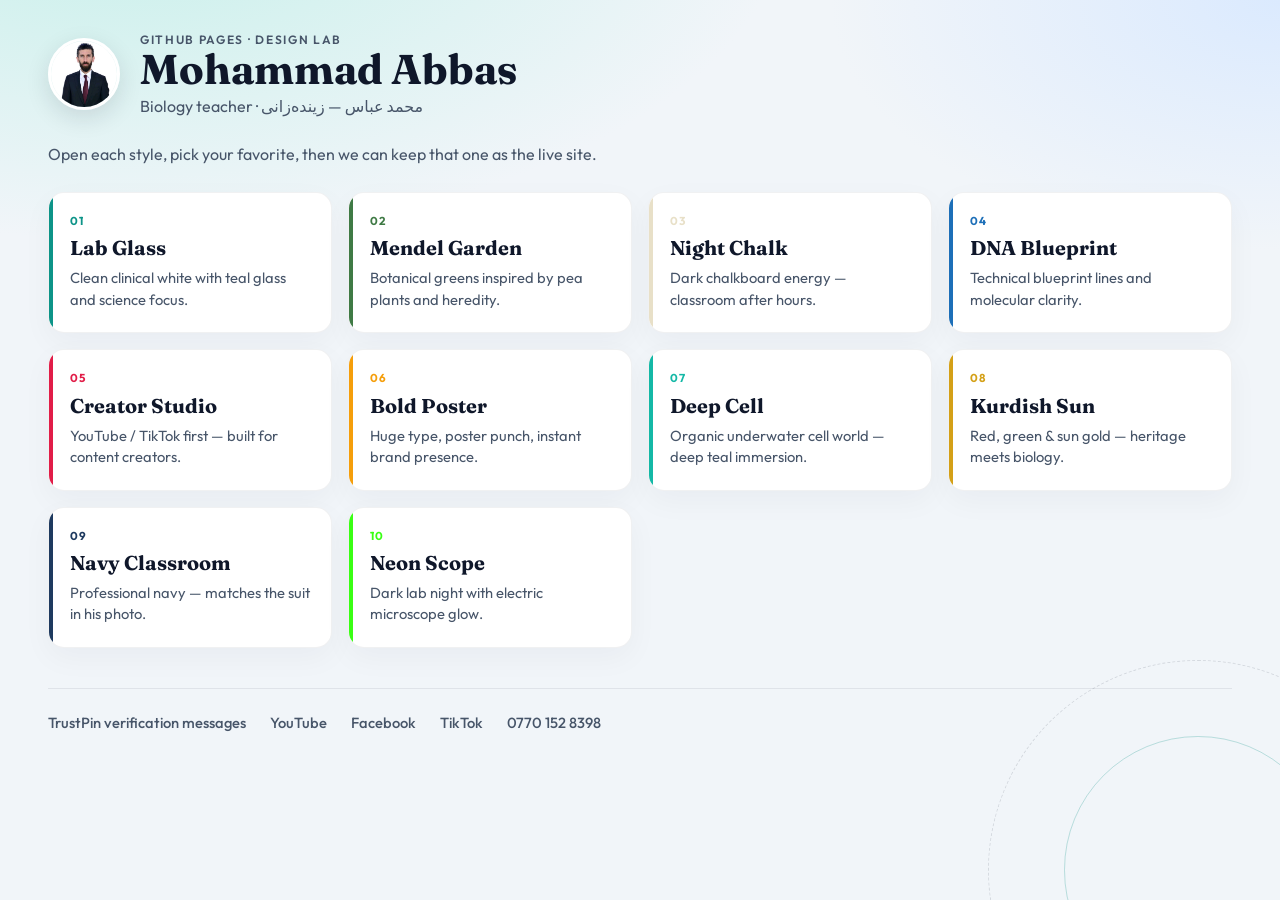
<file: index.html>
<!DOCTYPE html>
<html lang="ku" dir="ltr">
<head>
  <meta charset="UTF-8" />
  <meta name="viewport" content="width=device-width, initial-scale=1" />
  <title>Mohammad Abbas — Choose a Design</title>
  <meta name="description" content="Pick a homepage style for biology teacher Mohammad Abbas." />
  <link rel="preconnect" href="https://fonts.googleapis.com" />
  <link rel="preconnect" href="https://fonts.gstatic.com" crossorigin />
  <link href="https://fonts.googleapis.com/css2?family=Fraunces:opsz,wght@9..144,500;9..144,700&family=Outfit:wght@400;500;600;700&display=swap" rel="stylesheet" />
  <link rel="stylesheet" href="styles/hub.css" />
</head>
<body>
  <div class="bg-orbit" aria-hidden="true"></div>
  <header class="hub-header">
    <img class="hub-avatar" src="assets/teacher.jpg" alt="Mohammad Abbas" width="72" height="72" />
    <div>
      <p class="eyebrow">GitHub Pages · Design Lab</p>
      <h1>Mohammad Abbas</h1>
      <p class="sub">Biology teacher · محمد عباس — زیندەزانی</p>
    </div>
  </header>

  <main>
    <p class="intro">Open each style, pick your favorite, then we can keep that one as the live site.</p>

    <div class="grid" role="list">
      <a class="tile" href="designs/01-lab-glass.html" role="listitem" style="--accent:#0d9488">
        <span class="num">01</span>
        <h2>Lab Glass</h2>
        <p>Clean clinical white with teal glass and science focus.</p>
      </a>
      <a class="tile" href="designs/02-mendel-garden.html" role="listitem" style="--accent:#3f7a45">
        <span class="num">02</span>
        <h2>Mendel Garden</h2>
        <p>Botanical greens inspired by pea plants and heredity.</p>
      </a>
      <a class="tile" href="designs/03-night-chalk.html" role="listitem" style="--accent:#e8e0c8">
        <span class="num">03</span>
        <h2>Night Chalk</h2>
        <p>Dark chalkboard energy — classroom after hours.</p>
      </a>
      <a class="tile" href="designs/04-dna-blueprint.html" role="listitem" style="--accent:#1d6fb8">
        <span class="num">04</span>
        <h2>DNA Blueprint</h2>
        <p>Technical blueprint lines and molecular clarity.</p>
      </a>
      <a class="tile" href="designs/05-creator-studio.html" role="listitem" style="--accent:#e11d48">
        <span class="num">05</span>
        <h2>Creator Studio</h2>
        <p>YouTube / TikTok first — built for content creators.</p>
      </a>
      <a class="tile" href="designs/06-bold-poster.html" role="listitem" style="--accent:#f59e0b">
        <span class="num">06</span>
        <h2>Bold Poster</h2>
        <p>Huge type, poster punch, instant brand presence.</p>
      </a>
      <a class="tile" href="designs/07-deep-cell.html" role="listitem" style="--accent:#14b8a6">
        <span class="num">07</span>
        <h2>Deep Cell</h2>
        <p>Organic underwater cell world — deep teal immersion.</p>
      </a>
      <a class="tile" href="designs/08-kurdish-sun.html" role="listitem" style="--accent:#d4a017">
        <span class="num">08</span>
        <h2>Kurdish Sun</h2>
        <p>Red, green &amp; sun gold — heritage meets biology.</p>
      </a>
      <a class="tile" href="designs/09-navy-classroom.html" role="listitem" style="--accent:#1e3a5f">
        <span class="num">09</span>
        <h2>Navy Classroom</h2>
        <p>Professional navy — matches the suit in his photo.</p>
      </a>
      <a class="tile" href="designs/10-neon-scope.html" role="listitem" style="--accent:#39ff14">
        <span class="num">10</span>
        <h2>Neon Scope</h2>
        <p>Dark lab night with electric microscope glow.</p>
      </a>
    </div>
  </main>

  <footer class="hub-footer">
    <a href="trustpin/">TrustPin verification messages</a>
    <a href="https://www.youtube.com/@mohammd_abbas" target="_blank" rel="noopener">YouTube</a>
    <a href="https://www.facebook.com/profile.php?id=100077411403703" target="_blank" rel="noopener">Facebook</a>
    <a href="https://www.tiktok.com/@mohammad_abbas_bio12" target="_blank" rel="noopener">TikTok</a>
    <a href="tel:+9647701528398">0770 152 8398</a>
  </footer>
</body>
</html>
</file>
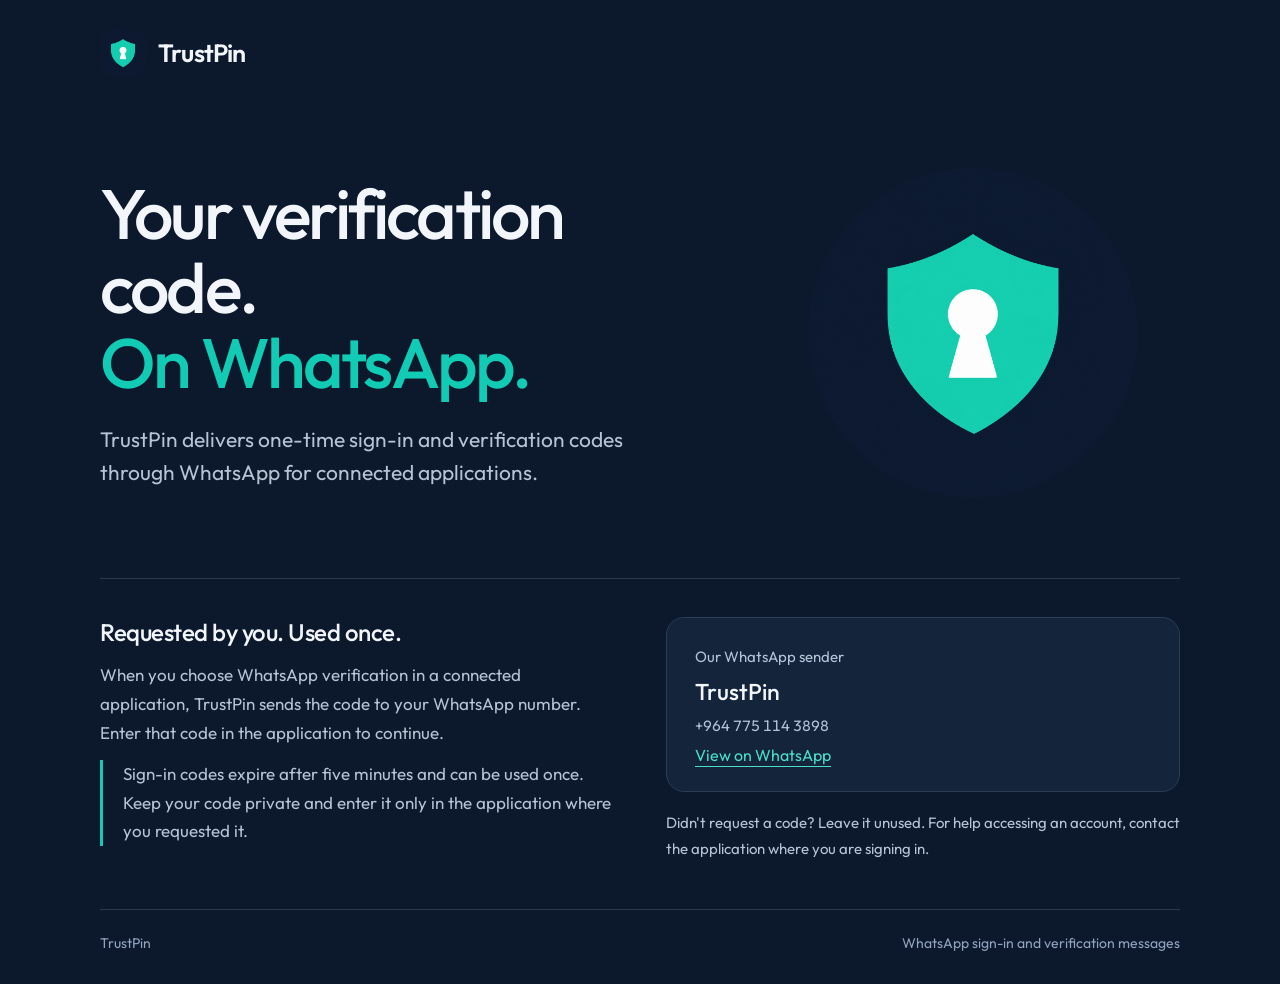
<file: trustpin/index.html>
<!DOCTYPE html>
<html lang="en">
<head>
  <meta charset="utf-8" />
  <meta name="viewport" content="width=device-width, initial-scale=1" />
  <meta name="theme-color" content="#0c192d" />
  <title>TrustPin — WhatsApp verification codes</title>
  <meta name="description" content="TrustPin delivers requested sign-in and verification codes through WhatsApp for connected applications." />
  <link rel="icon" type="image/png" href="shield.png" />
  <link rel="preconnect" href="https://fonts.googleapis.com" />
  <link rel="preconnect" href="https://fonts.gstatic.com" crossorigin />
  <link href="https://fonts.googleapis.com/css2?family=Outfit:wght@400;500;600;700&display=swap" rel="stylesheet" />
  <style>
    :root { color-scheme: dark; font-family: "Outfit", sans-serif; color: #f2f6fb; background: #0c192d; }
    * { box-sizing: border-box; }
    body { margin: 0; min-width: 280px; }
    .page { width: min(1080px, calc(100% - 48px)); margin: 0 auto; }
    header { display: flex; align-items: center; gap: 12px; padding: 30px 0; }
    header img { width: 46px; height: 46px; border-radius: 12px; }
    .wordmark { font-size: 25px; font-weight: 600; letter-spacing: -.8px; }
    .hero { display: grid; grid-template-columns: 1.45fr 1fr; align-items: center; gap: 64px; padding: 62px 0 80px; }
    h1 { max-width: 650px; margin: 0 0 24px; font-size: clamp(42px, 6vw, 70px); line-height: 1.06; font-weight: 500; letter-spacing: -2.8px; }
    h1 span { color: #12cbb4; }
    .intro { max-width: 535px; margin: 0; color: #b5c3d5; font-size: 21px; line-height: 1.6; }
    .hero-mark { display: block; width: 100%; max-width: 330px; justify-self: center; border-radius: 50%; }
    .details { display: grid; grid-template-columns: 1fr 1fr; gap: 52px; border-top: 1px solid #2a394f; padding: 38px 0 48px; }
    h2 { margin: 0 0 14px; font-size: 24px; font-weight: 500; letter-spacing: -.5px; }
    p { margin: 0 0 12px; color: #b5c3d5; font-size: 17px; line-height: 1.7; }
    .notice { border-left: 3px solid #12cbb4; padding-left: 20px; }
    .sender { padding: 26px 28px; background: #13243b; border: 1px solid #2a3d56; border-radius: 18px; }
    .sender p { margin: 0 0 7px; font-size: 15px; }
    .sender strong { display: block; margin: 0 0 7px; font-size: 23px; font-weight: 500; }
    .number { font-variant-numeric: tabular-nums; white-space: nowrap; }
    a { color: #4cddca; text-underline-offset: 5px; }
    a:hover { color: #b4fff2; }
    a:focus-visible { outline: 2px solid #4cddca; outline-offset: 6px; border-radius: 3px; }
    footer { display: flex; flex-wrap: wrap; justify-content: space-between; gap: 12px; border-top: 1px solid #2a394f; padding: 24px 0 32px; color: #91a3bc; font-size: 14px; }
    @media (max-width: 700px) {
      .page { width: calc(100% - 36px); }
      header { padding: 22px 0; }
      .hero { grid-template-columns: 1fr; gap: 24px; padding: 36px 0 46px; }
      h1 { letter-spacing: -1.7px; }
      .intro { font-size: 19px; }
      .hero-mark { max-width: 210px; }
      .details { grid-template-columns: 1fr; gap: 30px; padding-top: 30px; }
      .sender { padding: 22px; }
    }
  </style>
</head>
<body>
  <div class="page">
    <header>
      <img src="shield.png" alt="" width="46" height="46" />
      <span class="wordmark">TrustPin</span>
    </header>
    <main>
      <section class="hero" aria-labelledby="page-title">
        <div>
          <h1 id="page-title">Your verification code.<br /><span>On WhatsApp.</span></h1>
          <p class="intro">TrustPin delivers one-time sign-in and verification codes through WhatsApp for connected applications.</p>
        </div>
        <img class="hero-mark" src="shield.png" alt="TrustPin shield and keyhole" width="330" height="330" />
      </section>
      <section class="details" aria-label="About TrustPin verification messages">
        <div>
          <h2>Requested by you. Used once.</h2>
          <p>When you choose WhatsApp verification in a connected application, TrustPin sends the code to your WhatsApp number. Enter that code in the application to continue.</p>
          <p class="notice">Sign-in codes expire after five minutes and can be used once. Keep your code private and enter it only in the application where you requested it.</p>
        </div>
        <div>
          <div class="sender">
            <p>Our WhatsApp sender</p>
            <strong>TrustPin</strong>
            <p class="number">+964 775 114 3898</p>
            <a href="https://wa.me/9647751143898" target="_blank" rel="noopener noreferrer">View on WhatsApp</a>
          </div>
          <p style="margin: 18px 0 0; font-size: 15px;">Didn't request a code? Leave it unused. For help accessing an account, contact the application where you are signing in.</p>
        </div>
      </section>
    </main>
    <footer>
      <span>TrustPin</span>
      <span>WhatsApp sign-in and verification messages</span>
    </footer>
  </div>
</body>
</html>
</file>
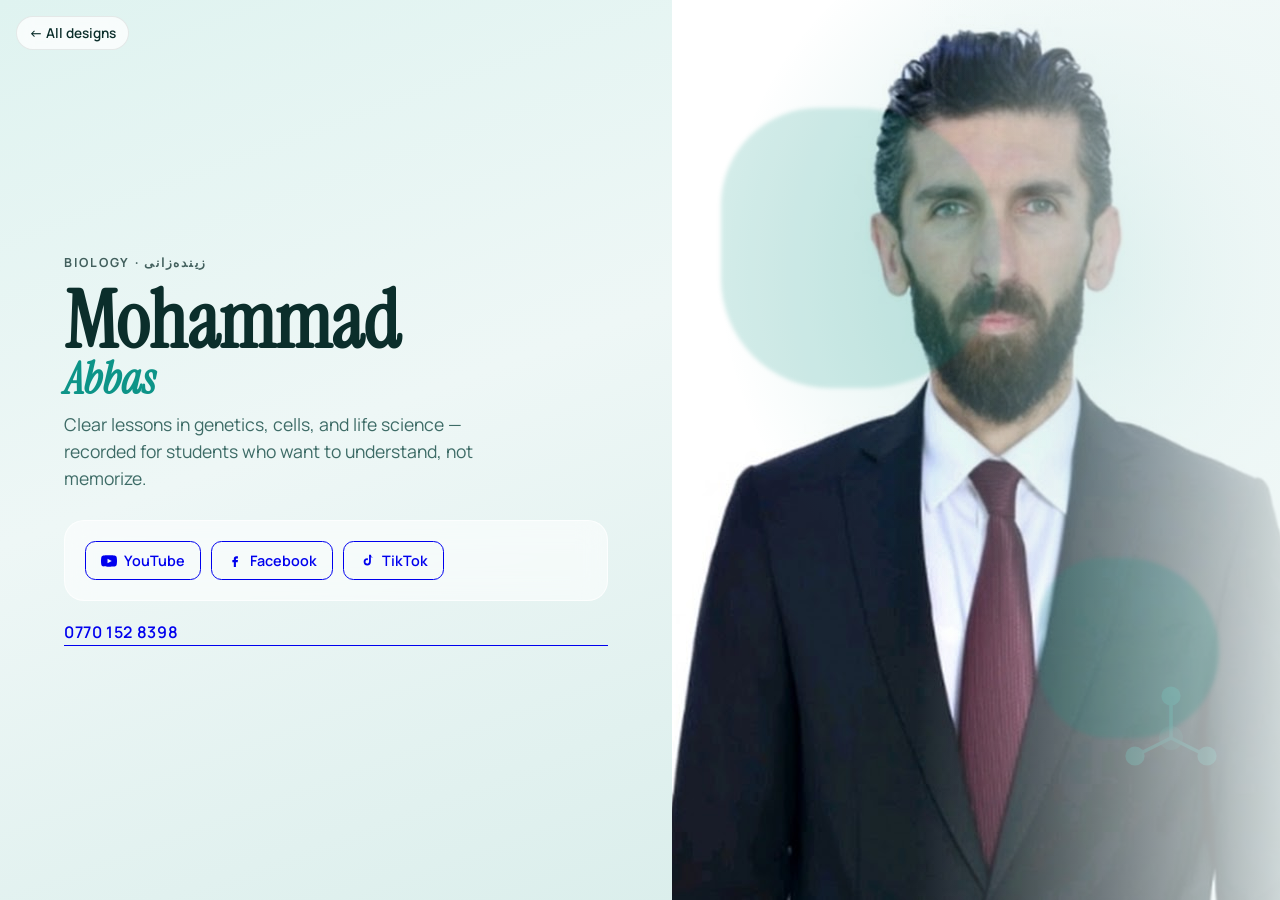
<file: designs/01-lab-glass.html>
<!DOCTYPE html>
<html lang="en">
<head>
  <meta charset="UTF-8" />
  <meta name="viewport" content="width=device-width, initial-scale=1" />
  <title>Lab Glass — Mohammad Abbas</title>
  <link rel="preconnect" href="https://fonts.googleapis.com" />
  <link rel="preconnect" href="https://fonts.gstatic.com" crossorigin />
  <link href="https://fonts.googleapis.com/css2?family=Instrument+Serif:ital@0;1&family=Manrope:wght@400;500;600;700&display=swap" rel="stylesheet" />
  <link rel="stylesheet" href="../styles/shared.css" />
  <style>
    :root {
      --bg: #eef7f6;
      --ink: #0b2e2b;
      --muted: #3d6b66;
      --accent: #0d9488;
      --glass: rgba(255,255,255,0.55);
    }
    body {
      font-family: "Manrope", sans-serif;
      color: var(--ink);
      background:
        linear-gradient(160deg, #dff3f0 0%, #eef7f6 40%, #d4ebe8 100%);
      min-height: 100vh;
    }
    .hero {
      min-height: 100vh;
      display: grid;
      grid-template-columns: 1.05fr 0.95fr;
      position: relative;
      overflow: hidden;
    }
    .hero-visual {
      position: relative;
      min-height: 55vh;
      background:
        radial-gradient(circle at 70% 30%, rgba(13,148,136,0.2), transparent 50%),
        url("../assets/teacher.jpg") center 20% / cover no-repeat;
    }
    .hero-visual::after {
      content: "";
      position: absolute;
      inset: 0;
      background: linear-gradient(90deg, transparent 40%, rgba(238,247,246,0.85) 100%);
    }
    .blob {
      position: absolute;
      width: 280px; height: 280px;
      border-radius: 40% 60% 55% 45%;
      background: rgba(13,148,136,0.18);
      filter: blur(2px);
      animation: float 8s ease-in-out infinite;
      z-index: 1;
    }
    .blob.a { top: 12%; left: 8%; }
    .blob.b { bottom: 18%; right: 10%; animation-delay: -3s; width: 180px; height: 180px; }
    .copy {
      display: flex;
      flex-direction: column;
      justify-content: center;
      padding: clamp(1.5rem, 5vw, 4rem);
      position: relative;
      z-index: 2;
      animation: fadeUp 0.8s ease both;
    }
    .brand {
      font-family: "Instrument Serif", Georgia, serif;
      font-size: clamp(2.8rem, 7vw, 5rem);
      line-height: 0.95;
      margin-bottom: 0.6rem;
    }
    .brand span { display: block; font-style: italic; color: var(--accent); font-size: 0.55em; }
    .lead {
      font-size: 1.1rem;
      color: var(--muted);
      max-width: 28rem;
      margin-bottom: 1.75rem;
      line-height: 1.55;
    }
    .glass-panel {
      background: var(--glass);
      backdrop-filter: blur(14px);
      border: 1px solid rgba(255,255,255,0.7);
      border-radius: 1.25rem;
      padding: 1.25rem;
      display: flex;
      flex-wrap: wrap;
      gap: 0.65rem;
      margin-bottom: 1.25rem;
      animation: fadeUp 0.9s ease 0.15s both;
    }
    .molecule {
      position: absolute;
      right: 8%;
      bottom: 12%;
      width: 120px;
      opacity: 0.35;
      animation: spinSlow 30s linear infinite;
    }
    @media (max-width: 860px) {
      .hero { grid-template-columns: 1fr; }
      .hero-visual { min-height: 48vh; order: -1; }
      .hero-visual::after {
        background: linear-gradient(180deg, transparent 35%, rgba(238,247,246,0.95) 100%);
      }
    }
  </style>
</head>
<body>
  <a class="back" href="../index.html">← All designs</a>
  <section class="hero">
    <div class="copy">
      <p class="tag">Biology · زیندەزانی</p>
      <h1 class="brand">Mohammad <span>Abbas</span></h1>
      <p class="lead">Clear lessons in genetics, cells, and life science — recorded for students who want to understand, not memorize.</p>
      <div class="glass-panel socials" data-socials></div>
      <a class="phone" href="tel:+9647701528398">0770 152 8398</a>
    </div>
    <div class="hero-visual" role="img" aria-label="Mohammad Abbas">
      <div class="blob a" aria-hidden="true"></div>
      <div class="blob b" aria-hidden="true"></div>
      <svg class="molecule" viewBox="0 0 100 100" aria-hidden="true">
        <circle cx="50" cy="20" r="8" fill="#0d9488"/>
        <circle cx="20" cy="70" r="8" fill="#0d9488"/>
        <circle cx="80" cy="70" r="8" fill="#0d9488"/>
        <circle cx="50" cy="55" r="10" fill="#134e4a"/>
        <line x1="50" y1="20" x2="50" y2="55" stroke="#0d9488" stroke-width="3"/>
        <line x1="20" y1="70" x2="50" y2="55" stroke="#0d9488" stroke-width="3"/>
        <line x1="80" y1="70" x2="50" y2="55" stroke="#0d9488" stroke-width="3"/>
      </svg>
    </div>
  </section>
  <script src="../scripts/socials.js"></script>
</body>
</html>
</file>
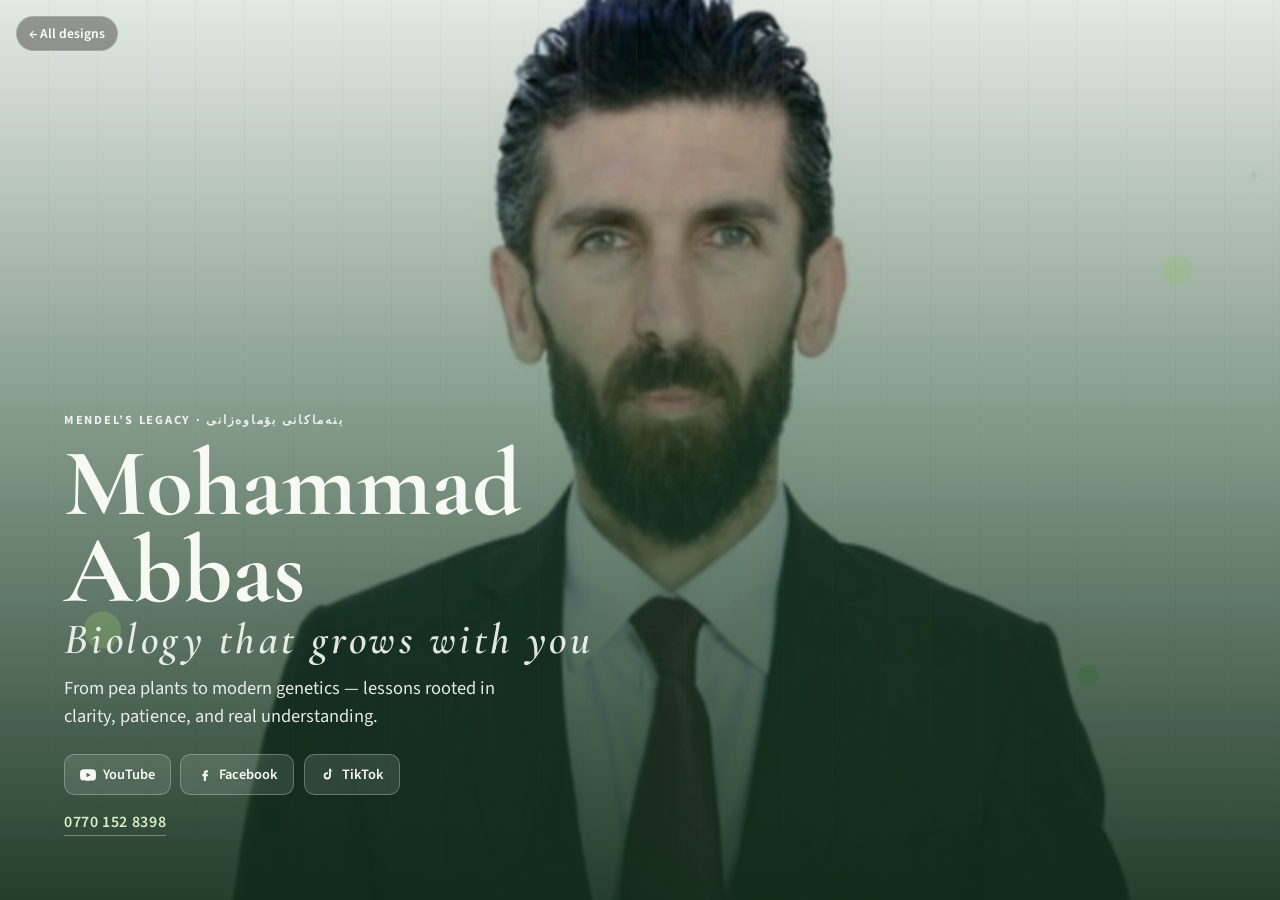
<file: designs/02-mendel-garden.html>
<!DOCTYPE html>
<html lang="en">
<head>
  <meta charset="UTF-8" />
  <meta name="viewport" content="width=device-width, initial-scale=1" />
  <title>Mendel Garden — Mohammad Abbas</title>
  <link rel="preconnect" href="https://fonts.googleapis.com" />
  <link rel="preconnect" href="https://fonts.gstatic.com" crossorigin />
  <link href="https://fonts.googleapis.com/css2?family=Cormorant+Garamond:ital,wght@0,600;0,700;1,600&family=Source+Sans+3:wght@400;600;700&display=swap" rel="stylesheet" />
  <link rel="stylesheet" href="../styles/shared.css" />
  <style>
    :root {
      --leaf: #2f6b3a;
      --moss: #1f4d2a;
      --petal: #f3efe4;
      --pod: #8fbc6b;
    }
    body {
      font-family: "Source Sans 3", sans-serif;
      color: var(--moss);
      background:
        radial-gradient(ellipse at 20% 0%, #c8e0b8 0%, transparent 45%),
        radial-gradient(ellipse at 90% 80%, #a8c98c 0%, transparent 40%),
        linear-gradient(180deg, #e8f0dc, #d5e5c4);
      min-height: 100vh;
    }
    .hero {
      min-height: 100vh;
      position: relative;
      display: flex;
      flex-direction: column;
      justify-content: flex-end;
      padding: clamp(1.5rem, 5vw, 4rem);
      overflow: hidden;
    }
    .hero-photo {
      position: absolute;
      inset: 0;
      background: url("../assets/teacher.jpg") center 15% / cover no-repeat;
      filter: saturate(0.85) contrast(1.05);
    }
    .hero-photo::after {
      content: "";
      position: absolute;
      inset: 0;
      background:
        linear-gradient(180deg, rgba(31,77,42,0.15) 0%, rgba(31,77,42,0.55) 45%, rgba(20,50,28,0.92) 100%),
        repeating-linear-gradient(90deg, transparent, transparent 48px, rgba(143,188,107,0.08) 48px, rgba(143,188,107,0.08) 49px);
    }
    .vines {
      position: absolute;
      inset: 0;
      pointer-events: none;
      background-image:
        radial-gradient(circle at 8% 70%, rgba(143,188,107,0.35) 0 18px, transparent 19px),
        radial-gradient(circle at 92% 30%, rgba(143,188,107,0.3) 0 14px, transparent 15px),
        radial-gradient(circle at 85% 75%, rgba(47,107,58,0.4) 0 10px, transparent 11px);
      animation: drift 12s ease-in-out infinite alternate;
    }
    .content {
      position: relative;
      z-index: 2;
      color: #f7faf3;
      max-width: 40rem;
      animation: fadeUp 0.85s ease both;
    }
    .brand {
      font-family: "Cormorant Garamond", Georgia, serif;
      font-size: clamp(3rem, 9vw, 6rem);
      line-height: 0.9;
      font-weight: 700;
    }
    .brand em {
      display: block;
      font-style: italic;
      font-weight: 600;
      font-size: 0.45em;
      letter-spacing: 0.08em;
      margin-top: 0.4rem;
      opacity: 0.9;
    }
    .lead {
      margin: 1rem 0 1.5rem;
      font-size: 1.15rem;
      max-width: 28rem;
      opacity: 0.92;
      line-height: 1.5;
    }
    .socials a {
      background: rgba(247,250,243,0.12);
      border-color: rgba(247,250,243,0.28);
      color: #f7faf3;
    }
    .socials a:hover { background: rgba(247,250,243,0.22); }
    .phone { color: #dcecc8; border-bottom-color: rgba(220,236,200,0.4); }
  </style>
</head>
<body>
  <a class="back light" href="../index.html">← All designs</a>
  <section class="hero">
    <div class="hero-photo" role="img" aria-label="Mohammad Abbas"></div>
    <div class="vines" aria-hidden="true"></div>
    <div class="content">
      <p class="tag light">Mendel’s legacy · بنەماکانی بۆماوەزانی</p>
      <h1 class="brand">Mohammad Abbas<em>Biology that grows with you</em></h1>
      <p class="lead">From pea plants to modern genetics — lessons rooted in clarity, patience, and real understanding.</p>
      <div class="socials" data-socials></div>
      <a class="phone" href="tel:+9647701528398">0770 152 8398</a>
    </div>
  </section>
  <script src="../scripts/socials.js"></script>
</body>
</html>
</file>
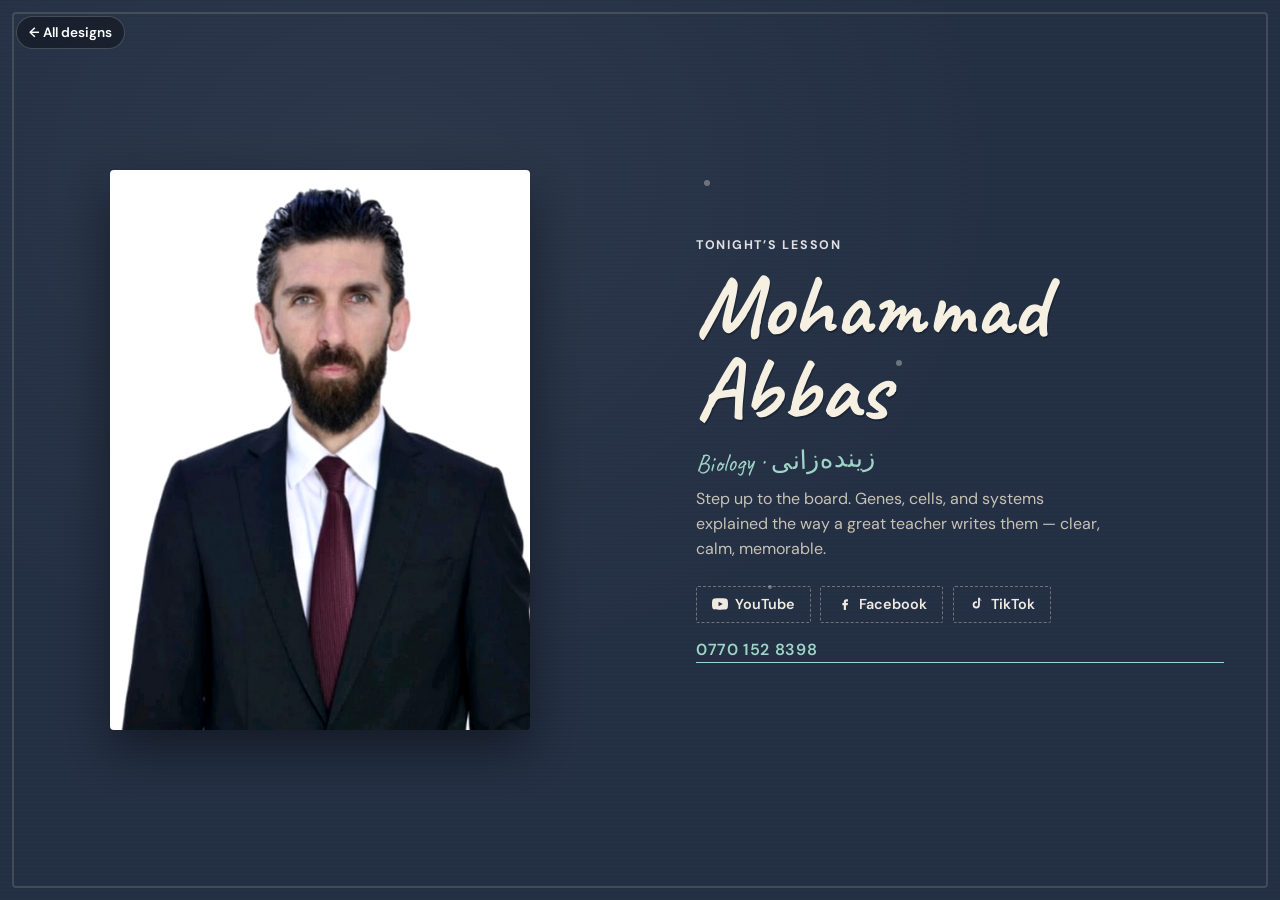
<file: designs/03-night-chalk.html>
<!DOCTYPE html>
<html lang="en">
<head>
  <meta charset="UTF-8" />
  <meta name="viewport" content="width=device-width, initial-scale=1" />
  <title>Night Chalk — Mohammad Abbas</title>
  <link rel="preconnect" href="https://fonts.googleapis.com" />
  <link rel="preconnect" href="https://fonts.gstatic.com" crossorigin />
  <link href="https://fonts.googleapis.com/css2?family=Caveat:wght@500;700&family=DM+Sans:wght@400;500;700&display=swap" rel="stylesheet" />
  <link rel="stylesheet" href="../styles/shared.css" />
  <style>
    body {
      font-family: "DM Sans", sans-serif;
      color: #f0ebe0;
      background: #1a2332;
      min-height: 100vh;
    }
    .board {
      min-height: 100vh;
      display: grid;
      grid-template-columns: 1fr 1fr;
      background:
        radial-gradient(ellipse at 30% 20%, rgba(255,255,255,0.04), transparent 50%),
        repeating-linear-gradient(0deg, transparent, transparent 3px, rgba(0,0,0,0.03) 3px, rgba(0,0,0,0.03) 4px),
        #243044;
      position: relative;
      overflow: hidden;
    }
    .board::before {
      content: "";
      position: absolute;
      inset: 12px;
      border: 2px solid rgba(232,224,200,0.15);
      border-radius: 4px;
      pointer-events: none;
    }
    .photo-wrap {
      position: relative;
      display: flex;
      align-items: center;
      justify-content: center;
      padding: 2rem;
    }
    .photo-wrap img {
      width: min(420px, 85%);
      aspect-ratio: 3/4;
      object-fit: cover;
      border-radius: 4px;
      filter: grayscale(0.15) contrast(1.05);
      box-shadow: 0 20px 50px rgba(0,0,0,0.45);
      animation: fadeUp 0.9s ease both;
      transform: rotate(-1.5deg);
    }
    .chalk {
      display: flex;
      flex-direction: column;
      justify-content: center;
      padding: clamp(1.5rem, 5vw, 3.5rem);
      animation: fadeUp 0.85s ease 0.1s both;
    }
    .brand {
      font-family: "Caveat", cursive;
      font-size: clamp(3.2rem, 8vw, 5.5rem);
      line-height: 0.95;
      color: #f5f0e1;
      text-shadow: 1px 2px 0 rgba(0,0,0,0.25);
    }
    .scribble {
      font-family: "Caveat", cursive;
      font-size: 1.6rem;
      color: #9fd4c8;
      margin: 0.4rem 0 1rem;
      transform: rotate(-2deg);
      display: inline-block;
    }
    .lead {
      max-width: 26rem;
      color: #c8c2b4;
      line-height: 1.55;
      margin-bottom: 1.5rem;
    }
    .dust {
      position: absolute;
      width: 6px; height: 6px;
      background: rgba(245,240,225,0.35);
      border-radius: 50%;
      animation: float 6s ease-in-out infinite;
    }
    .dust:nth-child(1) { top: 20%; left: 55%; }
    .dust:nth-child(2) { top: 40%; left: 70%; animation-delay: -2s; }
    .dust:nth-child(3) { top: 65%; left: 60%; animation-delay: -4s; width: 4px; height: 4px; }
    .socials a {
      background: transparent;
      border: 1.5px dashed rgba(245,240,225,0.35);
      color: #f0ebe0;
      border-radius: 2px;
    }
    .socials a:hover { border-style: solid; background: rgba(255,255,255,0.06); }
    .phone { color: #9fd4c8; }
    @media (max-width: 800px) {
      .board { grid-template-columns: 1fr; }
      .photo-wrap { padding-top: 4rem; }
      .photo-wrap img { width: min(280px, 70%); aspect-ratio: 1; border-radius: 50%; }
    }
  </style>
</head>
<body>
  <a class="back light" href="../index.html">← All designs</a>
  <section class="board">
    <span class="dust"></span><span class="dust"></span><span class="dust"></span>
    <div class="photo-wrap">
      <img src="../assets/teacher.jpg" alt="Mohammad Abbas" />
    </div>
    <div class="chalk">
      <p class="tag light">Tonight’s lesson</p>
      <h1 class="brand">Mohammad Abbas</h1>
      <p class="scribble">Biology · زیندەزانی</p>
      <p class="lead">Step up to the board. Genes, cells, and systems explained the way a great teacher writes them — clear, calm, memorable.</p>
      <div class="socials" data-socials></div>
      <a class="phone" href="tel:+9647701528398">0770 152 8398</a>
    </div>
  </section>
  <script src="../scripts/socials.js"></script>
</body>
</html>
</file>
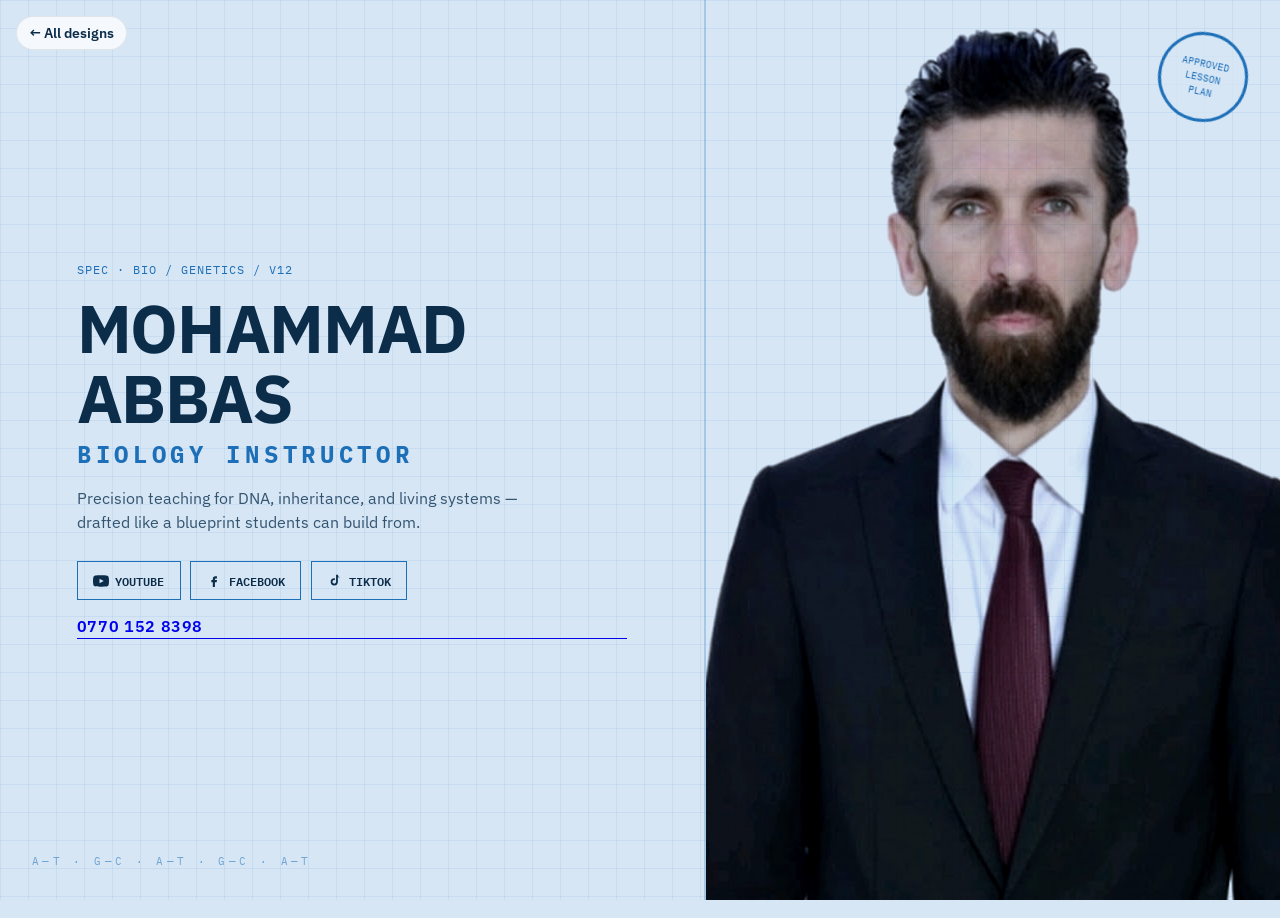
<file: designs/04-dna-blueprint.html>
<!DOCTYPE html>
<html lang="en">
<head>
  <meta charset="UTF-8" />
  <meta name="viewport" content="width=device-width, initial-scale=1" />
  <title>DNA Blueprint — Mohammad Abbas</title>
  <link rel="preconnect" href="https://fonts.googleapis.com" />
  <link rel="preconnect" href="https://fonts.gstatic.com" crossorigin />
  <link href="https://fonts.googleapis.com/css2?family=IBM+Plex+Mono:wght@400;600&family=IBM+Plex+Sans:wght@400;600;700&display=swap" rel="stylesheet" />
  <link rel="stylesheet" href="../styles/shared.css" />
  <style>
    body {
      font-family: "IBM Plex Sans", sans-serif;
      color: #0c2d4a;
      background: #d6e6f5;
      min-height: 100vh;
    }
    .sheet {
      min-height: 100vh;
      background-image:
        linear-gradient(rgba(29,111,184,0.08) 1px, transparent 1px),
        linear-gradient(90deg, rgba(29,111,184,0.08) 1px, transparent 1px);
      background-size: 28px 28px;
      display: grid;
      grid-template-columns: 1.1fr 0.9fr;
      position: relative;
    }
    .copy {
      padding: clamp(2rem, 6vw, 5rem);
      display: flex;
      flex-direction: column;
      justify-content: center;
      animation: fadeUp 0.8s ease both;
    }
    .meta {
      font-family: "IBM Plex Mono", monospace;
      font-size: 0.78rem;
      letter-spacing: 0.08em;
      text-transform: uppercase;
      color: #1d6fb8;
      margin-bottom: 1rem;
    }
    .brand {
      font-size: clamp(2.4rem, 6vw, 4.2rem);
      font-weight: 700;
      line-height: 1.05;
      text-transform: uppercase;
      letter-spacing: -0.02em;
    }
    .brand span {
      display: block;
      color: #1d6fb8;
      font-family: "IBM Plex Mono", monospace;
      font-size: 0.35em;
      letter-spacing: 0.2em;
      margin-top: 0.5rem;
    }
    .lead {
      margin: 1.2rem 0 1.6rem;
      max-width: 28rem;
      color: #345570;
      line-height: 1.55;
    }
    .photo-col {
      position: relative;
      border-left: 2px solid rgba(29,111,184,0.25);
      display: flex;
      align-items: stretch;
    }
    .photo-col img {
      width: 100%;
      height: 100%;
      min-height: 50vh;
      object-fit: cover;
      object-position: center 15%;
      mix-blend-mode: multiply;
      opacity: 0.92;
      filter: contrast(1.1) saturate(0.7);
      animation: fadeUp 1s ease 0.15s both;
    }
    .stamp {
      position: absolute;
      top: 2rem;
      right: 2rem;
      width: 90px;
      height: 90px;
      border: 3px solid #1d6fb8;
      border-radius: 50%;
      display: grid;
      place-items: center;
      font-family: "IBM Plex Mono", monospace;
      font-size: 0.65rem;
      text-align: center;
      text-transform: uppercase;
      color: #1d6fb8;
      transform: rotate(12deg);
      background: rgba(214,230,245,0.7);
      animation: spinSlow 40s linear infinite;
    }
    .helix {
      position: absolute;
      left: 2rem;
      bottom: 2rem;
      font-family: "IBM Plex Mono", monospace;
      font-size: 0.7rem;
      color: rgba(29,111,184,0.55);
      letter-spacing: 0.3em;
      animation: drift 8s ease-in-out infinite alternate;
    }
    .socials a {
      border-radius: 0;
      border-color: #1d6fb8;
      color: #0c2d4a;
      background: transparent;
      font-family: "IBM Plex Mono", monospace;
      font-size: 0.78rem;
      text-transform: uppercase;
    }
    .socials a:hover { background: #1d6fb8; color: #fff; }
    @media (max-width: 800px) {
      .sheet { grid-template-columns: 1fr; }
      .photo-col { border-left: none; border-top: 2px solid rgba(29,111,184,0.25); order: -1; max-height: 45vh; }
    }
  </style>
</head>
<body>
  <a class="back" href="../index.html">← All designs</a>
  <section class="sheet">
    <div class="copy">
      <p class="meta">Spec · BIO / GENETICS / v12</p>
      <h1 class="brand">Mohammad Abbas<span>Biology Instructor</span></h1>
      <p class="lead">Precision teaching for DNA, inheritance, and living systems — drafted like a blueprint students can build from.</p>
      <div class="socials" data-socials></div>
      <a class="phone" href="tel:+9647701528398">0770 152 8398</a>
      <p class="helix" aria-hidden="true">A—T · G—C · A—T · G—C · A—T</p>
    </div>
    <div class="photo-col">
      <img src="../assets/teacher.jpg" alt="Mohammad Abbas" />
      <div class="stamp">Approved<br/>Lesson<br/>Plan</div>
    </div>
  </section>
  <script src="../scripts/socials.js"></script>
</body>
</html>
</file>
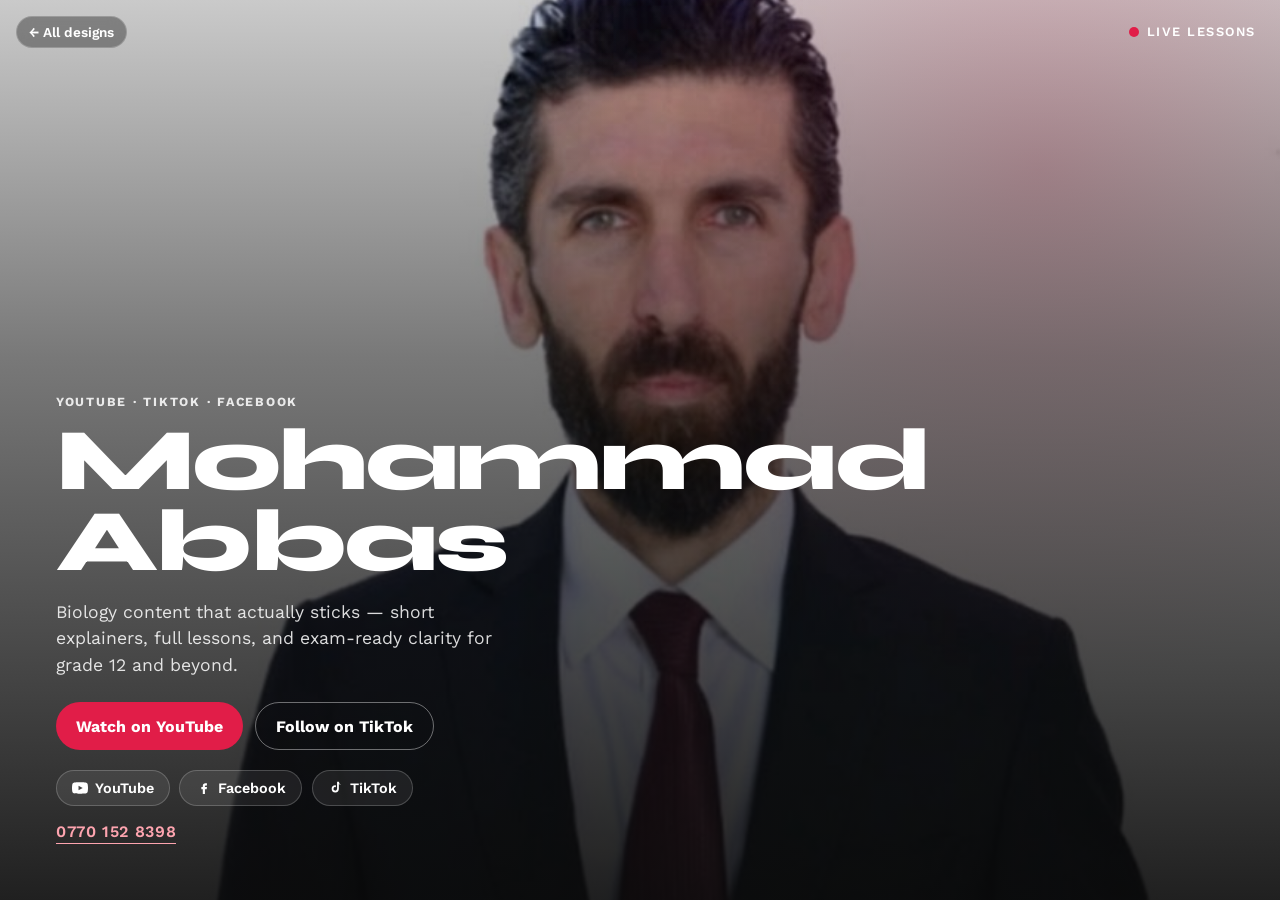
<file: designs/05-creator-studio.html>
<!DOCTYPE html>
<html lang="en">
<head>
  <meta charset="UTF-8" />
  <meta name="viewport" content="width=device-width, initial-scale=1" />
  <title>Creator Studio — Mohammad Abbas</title>
  <link rel="preconnect" href="https://fonts.googleapis.com" />
  <link rel="preconnect" href="https://fonts.gstatic.com" crossorigin />
  <link href="https://fonts.googleapis.com/css2?family=Syne:wght@600;700;800&family=Work+Sans:wght@400;500;600&display=swap" rel="stylesheet" />
  <link rel="stylesheet" href="../styles/shared.css" />
  <style>
    body {
      font-family: "Work Sans", sans-serif;
      color: #111;
      background: #0a0a0a;
      min-height: 100vh;
    }
    .stage {
      min-height: 100vh;
      position: relative;
      overflow: hidden;
      display: flex;
      align-items: flex-end;
      padding: clamp(1.5rem, 5vw, 3.5rem);
    }
    .bg {
      position: absolute;
      inset: 0;
      background: url("../assets/teacher.jpg") center 18% / cover no-repeat;
      transform: scale(1.04);
      animation: slowZoom 18s ease-in-out infinite alternate;
    }
    .bg::after {
      content: "";
      position: absolute;
      inset: 0;
      background:
        linear-gradient(180deg, rgba(10,10,10,0.2) 0%, rgba(10,10,10,0.55) 40%, rgba(10,10,10,0.92) 100%),
        radial-gradient(circle at 80% 20%, rgba(225,29,72,0.25), transparent 40%);
    }
    .rec {
      position: absolute;
      top: 1.5rem;
      right: 1.5rem;
      z-index: 3;
      display: flex;
      align-items: center;
      gap: 0.5rem;
      color: #fff;
      font-size: 0.8rem;
      font-weight: 600;
      letter-spacing: 0.12em;
      text-transform: uppercase;
    }
    .rec i {
      width: 10px; height: 10px;
      background: #e11d48;
      border-radius: 50%;
      animation: pulse 1.2s ease infinite;
    }
    .content {
      position: relative;
      z-index: 2;
      color: #fff;
      max-width: 42rem;
      animation: fadeUp 0.8s ease both;
    }
    .brand {
      font-family: "Syne", sans-serif;
      font-weight: 800;
      font-size: clamp(2.8rem, 8vw, 5.5rem);
      line-height: 0.92;
      letter-spacing: -0.03em;
    }
    .lead {
      margin: 1rem 0 1.5rem;
      font-size: 1.1rem;
      opacity: 0.85;
      max-width: 28rem;
      line-height: 1.5;
    }
    .cta-row {
      display: flex;
      flex-wrap: wrap;
      gap: 0.75rem;
      margin-bottom: 1.25rem;
    }
    .cta {
      display: inline-flex;
      align-items: center;
      gap: 0.5rem;
      padding: 0.85rem 1.25rem;
      background: #e11d48;
      color: #fff;
      text-decoration: none;
      font-weight: 700;
      border-radius: 999px;
      transition: transform 0.2s ease, background 0.2s;
    }
    .cta:hover { transform: translateY(-2px); background: #be123c; }
    .cta.ghost {
      background: transparent;
      border: 1.5px solid rgba(255,255,255,0.4);
    }
    .cta.ghost:hover { background: rgba(255,255,255,0.1); }
    .socials a {
      background: rgba(255,255,255,0.08);
      border-color: rgba(255,255,255,0.2);
      color: #fff;
      border-radius: 999px;
    }
    .phone { color: #fda4af; }
  </style>
</head>
<body>
  <a class="back light" href="../index.html">← All designs</a>
  <section class="stage">
    <div class="bg" role="img" aria-label="Mohammad Abbas"></div>
    <div class="rec"><i></i> Live lessons</div>
    <div class="content">
      <p class="tag light">YouTube · TikTok · Facebook</p>
      <h1 class="brand">Mohammad Abbas</h1>
      <p class="lead">Biology content that actually sticks — short explainers, full lessons, and exam-ready clarity for grade 12 and beyond.</p>
      <div class="cta-row">
        <a class="cta" href="https://www.youtube.com/@mohammd_abbas" target="_blank" rel="noopener">Watch on YouTube</a>
        <a class="cta ghost" href="https://www.tiktok.com/@mohammad_abbas_bio12" target="_blank" rel="noopener">Follow on TikTok</a>
      </div>
      <div class="socials" data-socials></div>
      <a class="phone" href="tel:+9647701528398">0770 152 8398</a>
    </div>
  </section>
  <script src="../scripts/socials.js"></script>
</body>
</html>
</file>
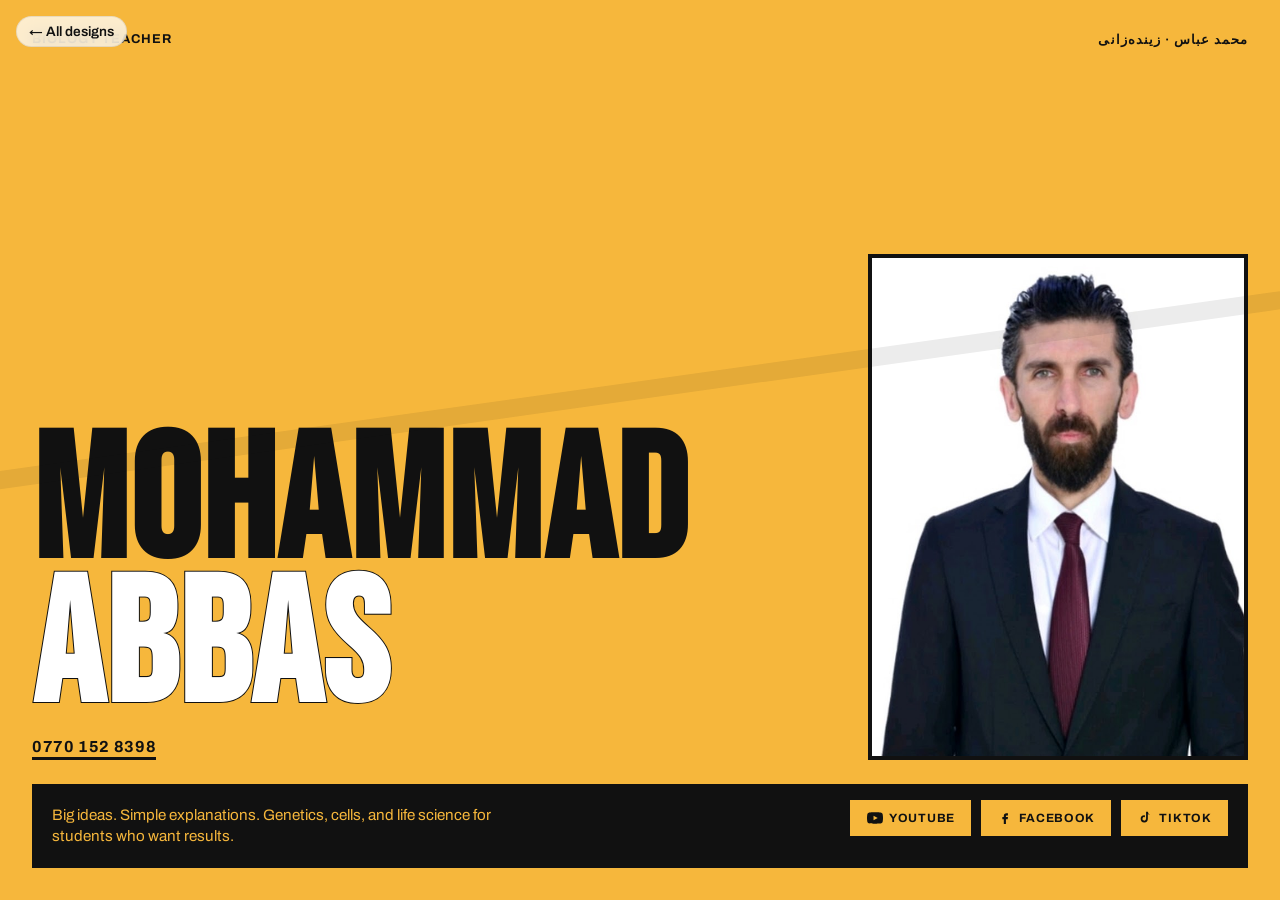
<file: designs/06-bold-poster.html>
<!DOCTYPE html>
<html lang="en">
<head>
  <meta charset="UTF-8" />
  <meta name="viewport" content="width=device-width, initial-scale=1" />
  <title>Bold Poster — Mohammad Abbas</title>
  <link rel="preconnect" href="https://fonts.googleapis.com" />
  <link rel="preconnect" href="https://fonts.gstatic.com" crossorigin />
  <link href="https://fonts.googleapis.com/css2?family=Bebas+Neue&family=Archivo:wght@400;600;700&display=swap" rel="stylesheet" />
  <link rel="stylesheet" href="../styles/shared.css" />
  <style>
    body {
      font-family: "Archivo", sans-serif;
      color: #111;
      background: #f6b73c;
      min-height: 100vh;
    }
    .poster {
      min-height: 100vh;
      display: grid;
      grid-template-rows: auto 1fr auto;
      padding: clamp(1rem, 3vw, 2rem);
      position: relative;
      overflow: hidden;
    }
    .top {
      display: flex;
      justify-content: space-between;
      align-items: flex-start;
      gap: 1rem;
      animation: fadeUp 0.6s ease both;
    }
    .top p {
      font-weight: 700;
      text-transform: uppercase;
      letter-spacing: 0.08em;
      font-size: 0.8rem;
    }
    .mid {
      display: grid;
      grid-template-columns: 1.2fr 0.8fr;
      gap: 1rem;
      align-items: end;
      position: relative;
    }
    .mega {
      font-family: "Bebas Neue", sans-serif;
      font-size: clamp(4.5rem, 16vw, 11rem);
      line-height: 0.82;
      letter-spacing: 0.01em;
      animation: fadeUp 0.7s ease 0.05s both;
    }
    .mega span {
      display: block;
      color: #fff;
      -webkit-text-stroke: 2px #111;
      paint-order: stroke fill;
    }
    .photo {
      width: 100%;
      max-width: 380px;
      justify-self: end;
      aspect-ratio: 3/4;
      object-fit: cover;
      border: 4px solid #111;
      animation: fadeUp 0.8s ease 0.12s both;
      transform: rotate(2deg);
    }
    .bar {
      background: #111;
      color: #f6b73c;
      padding: 1rem 1.25rem;
      display: flex;
      flex-wrap: wrap;
      align-items: center;
      justify-content: space-between;
      gap: 1rem;
      margin-top: 1.5rem;
      animation: fadeUp 0.8s ease 0.2s both;
    }
    .bar .lead {
      max-width: 28rem;
      font-size: 0.95rem;
      line-height: 1.4;
    }
    .socials a {
      background: #f6b73c;
      border-color: #f6b73c;
      color: #111;
      border-radius: 0;
      font-weight: 700;
      text-transform: uppercase;
      font-size: 0.75rem;
      letter-spacing: 0.06em;
    }
    .socials a:hover { background: #fff; border-color: #fff; }
    .phone {
      color: #111;
      font-weight: 700;
      border-bottom: 3px solid #111;
      margin-top: 1rem;
      display: inline-block;
    }
    .slash {
      position: absolute;
      width: 180%;
      height: 18px;
      background: #111;
      top: 42%;
      left: -20%;
      transform: rotate(-8deg);
      opacity: 0.08;
      pointer-events: none;
    }
    @media (max-width: 760px) {
      .mid { grid-template-columns: 1fr; }
      .photo { max-width: 240px; justify-self: start; }
    }
  </style>
</head>
<body>
  <a class="back" href="../index.html">← All designs</a>
  <section class="poster">
    <div class="top">
      <p>Biology Teacher</p>
      <p dir="rtl">محمد عباس · زیندەزانی</p>
    </div>
    <div class="mid">
      <div>
        <h1 class="mega">MOHAMMAD<span>ABBAS</span></h1>
        <a class="phone" href="tel:+9647701528398">0770 152 8398</a>
      </div>
      <img class="photo" src="../assets/teacher.jpg" alt="Mohammad Abbas" />
      <div class="slash" aria-hidden="true"></div>
    </div>
    <div class="bar">
      <p class="lead">Big ideas. Simple explanations. Genetics, cells, and life science for students who want results.</p>
      <div class="socials" data-socials></div>
    </div>
  </section>
  <script src="../scripts/socials.js"></script>
</body>
</html>
</file>
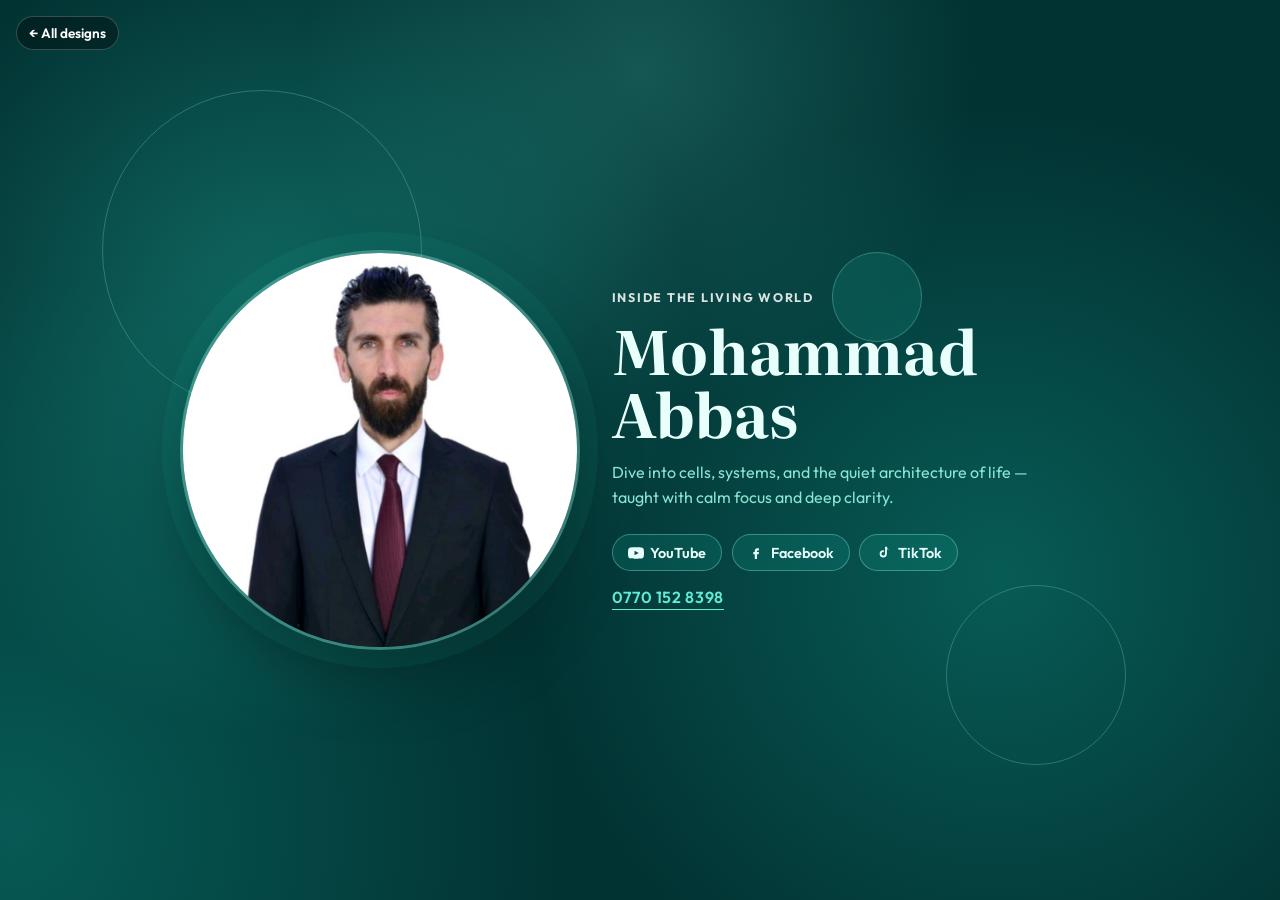
<file: designs/07-deep-cell.html>
<!DOCTYPE html>
<html lang="en">
<head>
  <meta charset="UTF-8" />
  <meta name="viewport" content="width=device-width, initial-scale=1" />
  <title>Deep Cell — Mohammad Abbas</title>
  <link rel="preconnect" href="https://fonts.googleapis.com" />
  <link rel="preconnect" href="https://fonts.gstatic.com" crossorigin />
  <link href="https://fonts.googleapis.com/css2?family=Outfit:wght@400;600;700&family=Literata:opsz,wght@7..72,500;7..72,700&display=swap" rel="stylesheet" />
  <link rel="stylesheet" href="../styles/shared.css" />
  <style>
    body {
      font-family: "Outfit", sans-serif;
      color: #e8fffb;
      background: #042f2e;
      min-height: 100vh;
    }
    .cell {
      min-height: 100vh;
      position: relative;
      overflow: hidden;
      display: grid;
      place-items: center;
      padding: 2rem;
    }
    .membrane {
      position: absolute;
      inset: -20%;
      background:
        radial-gradient(circle at 30% 40%, rgba(45,212,191,0.35) 0%, transparent 28%),
        radial-gradient(circle at 70% 60%, rgba(20,184,166,0.3) 0%, transparent 32%),
        radial-gradient(circle at 50% 20%, rgba(94,234,212,0.2) 0%, transparent 25%),
        radial-gradient(circle at 15% 80%, rgba(13,148,136,0.4) 0%, transparent 30%),
        #023333;
      animation: drift 14s ease-in-out infinite alternate;
    }
    .orb {
      position: absolute;
      border-radius: 50%;
      border: 1px solid rgba(153,246,228,0.25);
      animation: float 9s ease-in-out infinite;
    }
    .orb.o1 { width: 320px; height: 320px; top: 10%; left: 8%; }
    .orb.o2 { width: 180px; height: 180px; bottom: 15%; right: 12%; animation-delay: -3s; }
    .orb.o3 { width: 90px; height: 90px; top: 28%; right: 28%; animation-delay: -5s; background: rgba(45,212,191,0.12); }
    .panel {
      position: relative;
      z-index: 2;
      width: min(920px, 100%);
      display: grid;
      grid-template-columns: 0.9fr 1.1fr;
      gap: 2rem;
      align-items: center;
      animation: fadeUp 0.85s ease both;
    }
    .panel img {
      width: 100%;
      aspect-ratio: 1;
      object-fit: cover;
      border-radius: 50%;
      border: 3px solid rgba(153,246,228,0.35);
      box-shadow: 0 0 0 18px rgba(20,184,166,0.08), 0 30px 60px rgba(0,0,0,0.35);
    }
    .brand {
      font-family: "Literata", Georgia, serif;
      font-size: clamp(2.4rem, 6vw, 3.8rem);
      line-height: 1.05;
    }
    .lead {
      margin: 1rem 0 1.5rem;
      color: #99f6e4;
      opacity: 0.9;
      line-height: 1.55;
      max-width: 28rem;
    }
    .socials a {
      background: rgba(20,184,166,0.15);
      border-color: rgba(153,246,228,0.35);
      color: #e8fffb;
      border-radius: 999px;
    }
    .phone { color: #5eead4; }
    @media (max-width: 760px) {
      .panel { grid-template-columns: 1fr; text-align: center; }
      .panel img { max-width: 260px; margin: 0 auto; }
      .lead { margin-inline: auto; }
      .socials { justify-content: center; }
    }
  </style>
</head>
<body>
  <a class="back light" href="../index.html">← All designs</a>
  <section class="cell">
    <div class="membrane" aria-hidden="true"></div>
    <div class="orb o1"></div><div class="orb o2"></div><div class="orb o3"></div>
    <div class="panel">
      <img src="../assets/teacher.jpg" alt="Mohammad Abbas" />
      <div>
        <p class="tag light">Inside the living world</p>
        <h1 class="brand">Mohammad Abbas</h1>
        <p class="lead">Dive into cells, systems, and the quiet architecture of life — taught with calm focus and deep clarity.</p>
        <div class="socials" data-socials></div>
        <a class="phone" href="tel:+9647701528398">0770 152 8398</a>
      </div>
    </div>
  </section>
  <script src="../scripts/socials.js"></script>
</body>
</html>
</file>
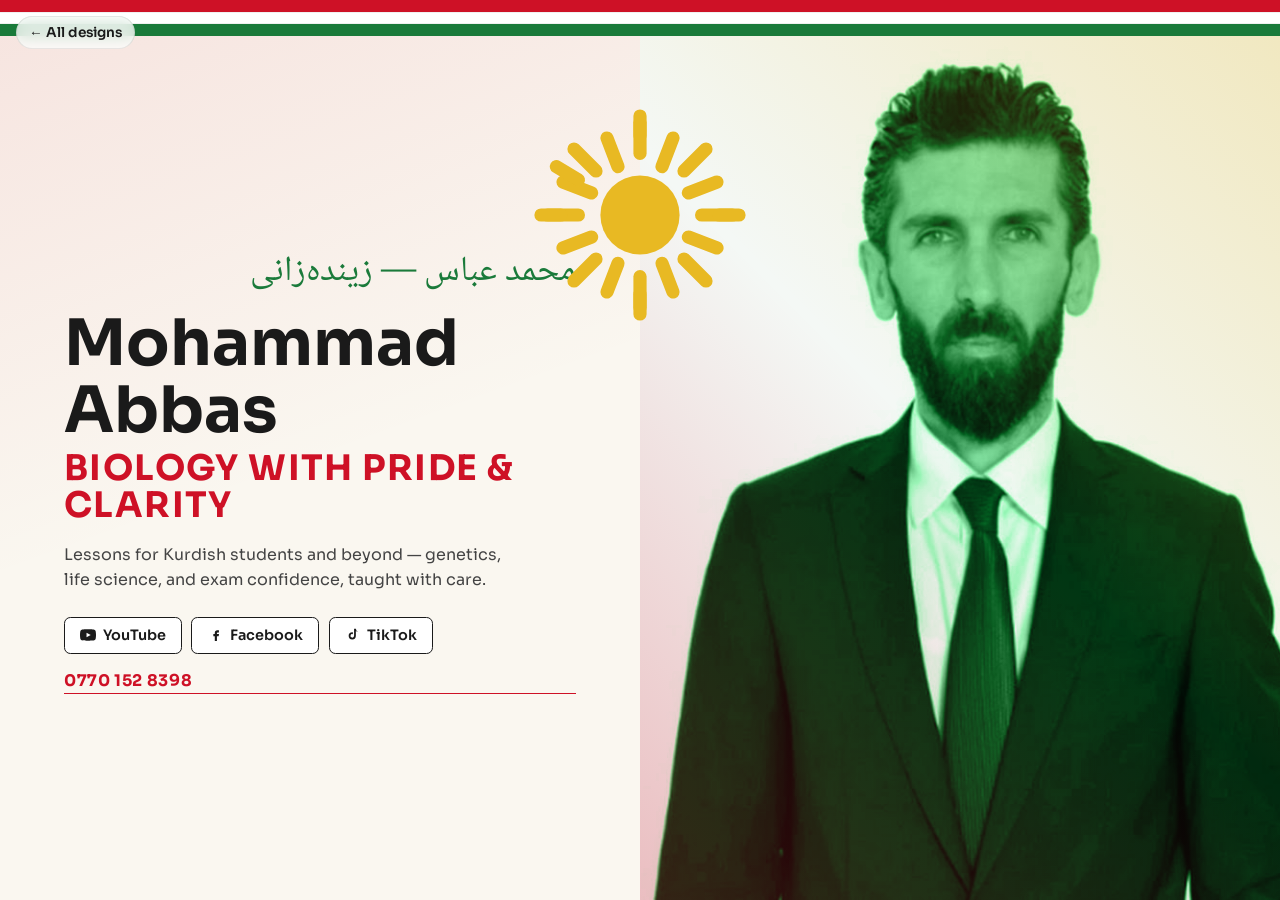
<file: designs/08-kurdish-sun.html>
<!DOCTYPE html>
<html lang="ku">
<head>
  <meta charset="UTF-8" />
  <meta name="viewport" content="width=device-width, initial-scale=1" />
  <title>Kurdish Sun — Mohammad Abbas</title>
  <link rel="preconnect" href="https://fonts.googleapis.com" />
  <link rel="preconnect" href="https://fonts.gstatic.com" crossorigin />
  <link href="https://fonts.googleapis.com/css2?family=Noto+Naskh+Arabic:wght@500;700&family=Sora:wght@400;600;700&display=swap" rel="stylesheet" />
  <link rel="stylesheet" href="../styles/shared.css" />
  <style>
    :root {
      --red: #ce1126;
      --green: #1a7a3a;
      --sun: #e8b923;
      --ink: #1a1a1a;
    }
    body {
      font-family: "Sora", sans-serif;
      color: var(--ink);
      background: #faf7f0;
      min-height: 100vh;
    }
    .flag-band {
      display: grid;
      grid-template-rows: 12px 12px 12px;
    }
    .flag-band span:nth-child(1) { background: var(--red); }
    .flag-band span:nth-child(2) { background: #fff; border-block: 1px solid rgba(0,0,0,0.06); }
    .flag-band span:nth-child(3) { background: var(--green); }
    .hero {
      min-height: calc(100vh - 36px);
      display: grid;
      grid-template-columns: 1fr 1fr;
      position: relative;
    }
    .sun {
      position: absolute;
      width: 220px;
      height: 220px;
      left: 50%;
      top: 8%;
      transform: translateX(-50%);
      z-index: 3;
      pointer-events: none;
      animation: spinSlow 60s linear infinite;
    }
    .sun circle.core { fill: var(--sun); }
    .sun .ray { stroke: var(--sun); stroke-width: 6; stroke-linecap: round; }
    .left {
      background:
        linear-gradient(160deg, rgba(206,17,38,0.08), transparent 50%),
        #faf7f0;
      padding: clamp(2rem, 5vw, 4rem);
      display: flex;
      flex-direction: column;
      justify-content: center;
      animation: fadeUp 0.8s ease both;
    }
    .ku {
      font-family: "Noto Naskh Arabic", serif;
      font-size: clamp(1.6rem, 4vw, 2.2rem);
      color: var(--green);
      margin-bottom: 0.5rem;
      direction: rtl;
    }
    .brand {
      font-size: clamp(2.4rem, 5.5vw, 4rem);
      font-weight: 700;
      line-height: 1.05;
    }
    .brand em {
      display: block;
      font-style: normal;
      color: var(--red);
      font-size: 0.55em;
      margin-top: 0.35rem;
      letter-spacing: 0.04em;
      text-transform: uppercase;
    }
    .lead {
      margin: 1.2rem 0 1.5rem;
      color: #444;
      line-height: 1.55;
      max-width: 28rem;
    }
    .right {
      position: relative;
      background: var(--green);
      overflow: hidden;
    }
    .right img {
      width: 100%;
      height: 100%;
      min-height: 50vh;
      object-fit: cover;
      object-position: center 15%;
      mix-blend-mode: luminosity;
      opacity: 0.95;
    }
    .right::after {
      content: "";
      position: absolute;
      inset: 0;
      background: linear-gradient(45deg, rgba(206,17,38,0.25), transparent 50%, rgba(232,185,35,0.25));
    }
    .socials a {
      border-radius: 0.4rem;
      border-color: var(--ink);
      color: var(--ink);
      background: #fff;
    }
    .socials a:hover { background: var(--sun); border-color: var(--sun); }
    .phone { color: var(--red); font-weight: 700; }
    @media (max-width: 800px) {
      .hero { grid-template-columns: 1fr; }
      .sun { width: 120px; height: 120px; top: auto; bottom: 42%; }
      .right { max-height: 42vh; }
    }
  </style>
</head>
<body>
  <a class="back" href="../index.html">← All designs</a>
  <div class="flag-band" aria-hidden="true"><span></span><span></span><span></span></div>
  <section class="hero">
    <svg class="sun" viewBox="0 0 100 100" aria-hidden="true">
      <circle class="core" cx="50" cy="50" r="18"/>
      <g class="rays">
        <line class="ray" x1="50" y1="8" x2="50" y2="22"/>
        <line class="ray" x1="50" y1="78" x2="50" y2="92"/>
        <line class="ray" x1="8" y1="50" x2="22" y2="50"/>
        <line class="ray" x1="78" y1="50" x2="92" y2="50"/>
        <line class="ray" x1="20" y1="20" x2="30" y2="30"/>
        <line class="ray" x1="70" y1="70" x2="80" y2="80"/>
        <line class="ray" x1="80" y1="20" x2="70" y2="30"/>
        <line class="ray" x1="30" y1="70" x2="20" y2="80"/>
        <line class="ray" x1="15" y1="35" x2="28" y2="40"/>
        <line class="ray" x1="72" y1="60" x2="85" y2="65"/>
        <line class="ray" x1="15" y1="65" x2="28" y2="60"/>
        <line class="ray" x1="72" y1="40" x2="85" y2="35"/>
        <line class="ray" x1="35" y1="15" x2="40" y2="28"/>
        <line class="ray" x1="60" y1="72" x2="65" y2="85"/>
        <line class="ray" x1="65" y1="15" x2="60" y2="28"/>
        <line class="ray" x1="40" y1="72" x2="35" y2="85"/>
        <line class="ray" x1="50" y1="5" x2="50" y2="14"/>
        <line class="ray" x1="50" y1="86" x2="50" y2="95"/>
        <line class="ray" x1="5" y1="50" x2="14" y2="50"/>
        <line class="ray" x1="86" y1="50" x2="95" y2="50"/>
        <line class="ray" x1="12" y1="28" x2="22" y2="34"/>
      </g>
    </svg>
    <div class="left">
      <p class="ku">محمد عباس — زیندەزانی</p>
      <h1 class="brand">Mohammad Abbas<em>Biology with pride &amp; clarity</em></h1>
      <p class="lead">Lessons for Kurdish students and beyond — genetics, life science, and exam confidence, taught with care.</p>
      <div class="socials" data-socials></div>
      <a class="phone" href="tel:+9647701528398">0770 152 8398</a>
    </div>
    <div class="right">
      <img src="../assets/teacher.jpg" alt="Mohammad Abbas" />
    </div>
  </section>
  <script src="../scripts/socials.js"></script>
</body>
</html>
</file>
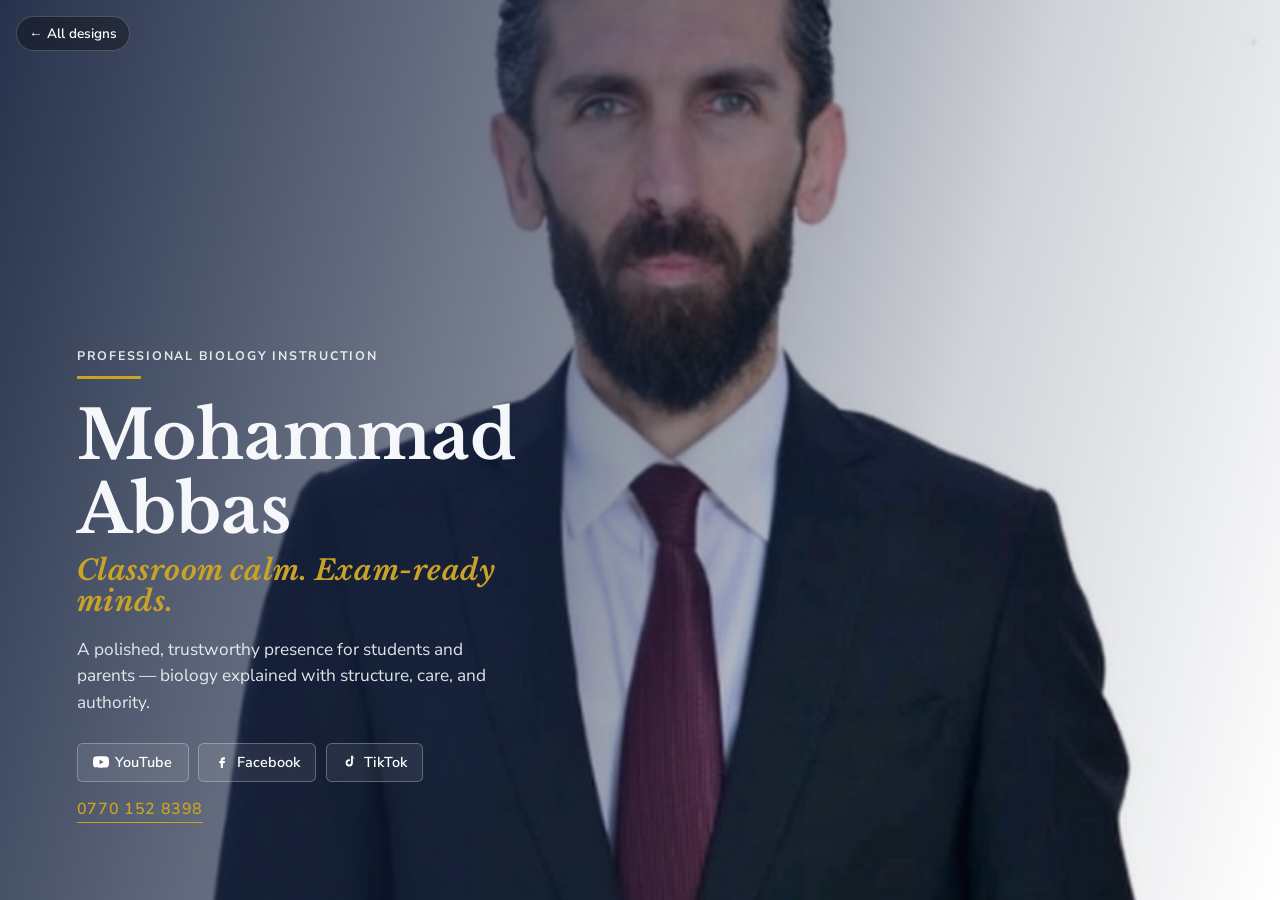
<file: designs/09-navy-classroom.html>
<!DOCTYPE html>
<html lang="en">
<head>
  <meta charset="UTF-8" />
  <meta name="viewport" content="width=device-width, initial-scale=1" />
  <title>Navy Classroom — Mohammad Abbas</title>
  <link rel="preconnect" href="https://fonts.googleapis.com" />
  <link rel="preconnect" href="https://fonts.gstatic.com" crossorigin />
  <link href="https://fonts.googleapis.com/css2?family=Libre+Baskerville:ital,wght@0,400;0,700;1,400&family=Nunito+Sans:wght@400;600;700&display=swap" rel="stylesheet" />
  <link rel="stylesheet" href="../styles/shared.css" />
  <style>
    :root {
      --navy: #14213d;
      --sky: #e8eef6;
      --gold: #c9a227;
    }
    body {
      font-family: "Nunito Sans", sans-serif;
      color: var(--navy);
      background: var(--sky);
      min-height: 100vh;
    }
    .hero {
      min-height: 100vh;
      position: relative;
      display: flex;
      flex-direction: column;
      justify-content: flex-end;
      overflow: hidden;
    }
    .hero-bg {
      position: absolute;
      inset: 0;
      background:
        linear-gradient(105deg, rgba(20,33,61,0.92) 0%, rgba(20,33,61,0.55) 42%, rgba(20,33,61,0.2) 70%, transparent 100%),
        url("../assets/teacher.jpg") right center / cover no-repeat;
      animation: slowZoom 20s ease-in-out infinite alternate;
    }
    .content {
      position: relative;
      z-index: 2;
      padding: clamp(2rem, 6vw, 5rem);
      color: #f5f7fb;
      max-width: 36rem;
      animation: fadeUp 0.85s ease both;
    }
    .brand {
      font-family: "Libre Baskerville", Georgia, serif;
      font-size: clamp(2.6rem, 6vw, 4.2rem);
      line-height: 1.1;
    }
    .brand span {
      display: block;
      font-size: 0.42em;
      font-style: italic;
      color: var(--gold);
      margin-top: 0.55rem;
      letter-spacing: 0.02em;
    }
    .lead {
      margin: 1.2rem 0 1.6rem;
      opacity: 0.9;
      line-height: 1.55;
      font-size: 1.08rem;
    }
    .rule {
      width: 64px;
      height: 3px;
      background: var(--gold);
      margin-bottom: 1.25rem;
      animation: grow 1s ease 0.3s both;
    }
    .socials a {
      background: rgba(255,255,255,0.08);
      border-color: rgba(255,255,255,0.28);
      color: #fff;
      border-radius: 0.35rem;
    }
    .socials a:hover { background: var(--gold); border-color: var(--gold); color: var(--navy); }
    .phone { color: var(--gold); }
    @keyframes grow {
      from { width: 0; opacity: 0; }
      to { width: 64px; opacity: 1; }
    }
    @media (max-width: 700px) {
      .hero-bg {
        background:
          linear-gradient(180deg, rgba(20,33,61,0.25) 0%, rgba(20,33,61,0.85) 55%, rgba(20,33,61,0.96) 100%),
          url("../assets/teacher.jpg") center 15% / cover no-repeat;
      }
    }
  </style>
</head>
<body>
  <a class="back light" href="../index.html">← All designs</a>
  <section class="hero">
    <div class="hero-bg" role="img" aria-label="Mohammad Abbas"></div>
    <div class="content">
      <p class="tag light">Professional biology instruction</p>
      <div class="rule" aria-hidden="true"></div>
      <h1 class="brand">Mohammad Abbas<span>Classroom calm. Exam-ready minds.</span></h1>
      <p class="lead">A polished, trustworthy presence for students and parents — biology explained with structure, care, and authority.</p>
      <div class="socials" data-socials></div>
      <a class="phone" href="tel:+9647701528398">0770 152 8398</a>
    </div>
  </section>
  <script src="../scripts/socials.js"></script>
</body>
</html>
</file>
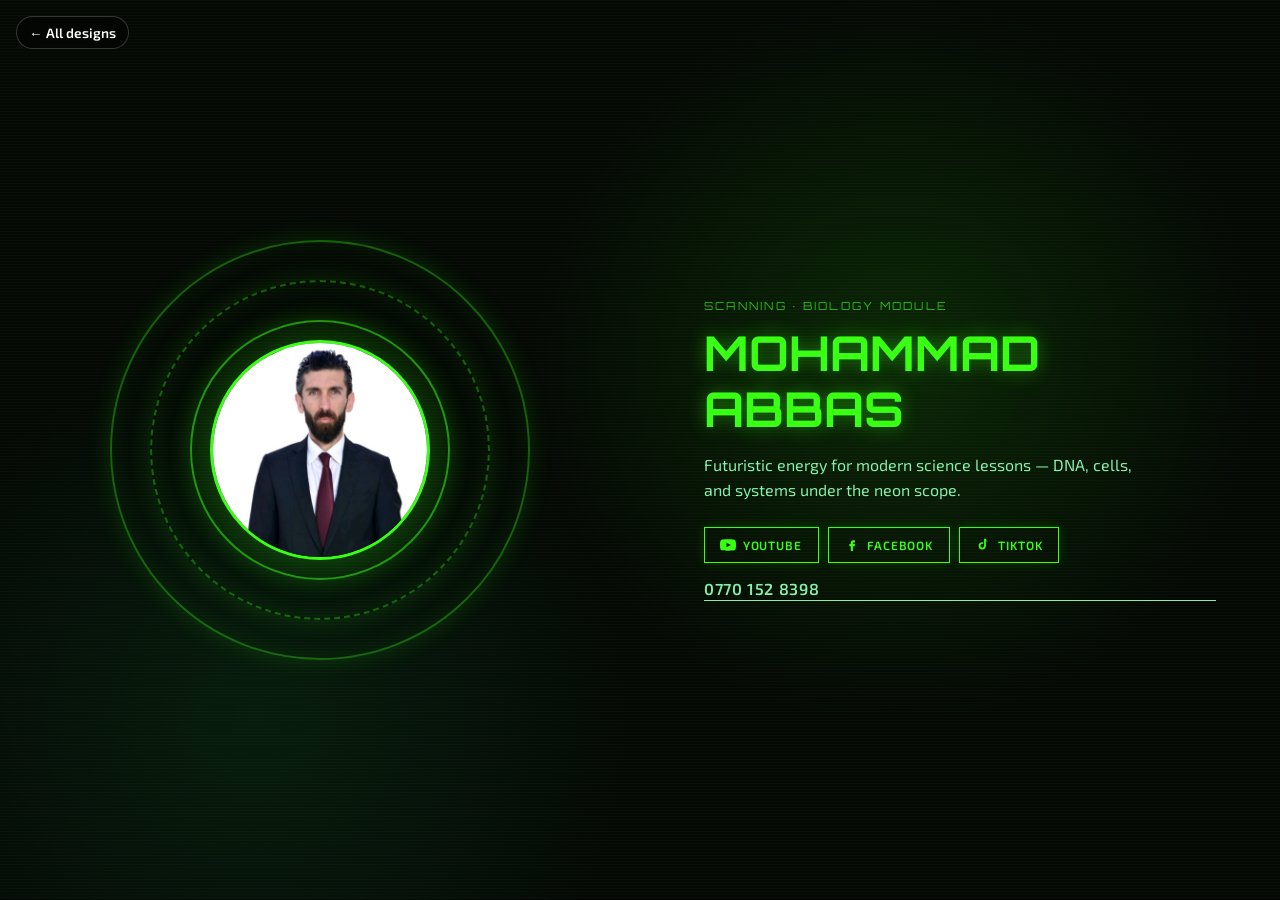
<file: designs/10-neon-scope.html>
<!DOCTYPE html>
<html lang="en">
<head>
  <meta charset="UTF-8" />
  <meta name="viewport" content="width=device-width, initial-scale=1" />
  <title>Neon Scope — Mohammad Abbas</title>
  <link rel="preconnect" href="https://fonts.googleapis.com" />
  <link rel="preconnect" href="https://fonts.gstatic.com" crossorigin />
  <link href="https://fonts.googleapis.com/css2?family=Orbitron:wght@600;700&family=Exo+2:wght@400;600;700&display=swap" rel="stylesheet" />
  <link rel="stylesheet" href="../styles/shared.css" />
  <style>
    body {
      font-family: "Exo 2", sans-serif;
      color: #d1fae5;
      background: #050805;
      min-height: 100vh;
    }
    .scope {
      min-height: 100vh;
      display: grid;
      grid-template-columns: 1fr 1fr;
      position: relative;
      overflow: hidden;
    }
    .scope::before {
      content: "";
      position: absolute;
      inset: 0;
      background:
        radial-gradient(circle at 70% 40%, rgba(57,255,20,0.12), transparent 35%),
        radial-gradient(circle at 20% 80%, rgba(34,197,94,0.1), transparent 30%),
        repeating-linear-gradient(0deg, transparent, transparent 2px, rgba(57,255,20,0.03) 2px, rgba(57,255,20,0.03) 3px);
      pointer-events: none;
      z-index: 1;
    }
    .visual {
      position: relative;
      display: grid;
      place-items: center;
      padding: 2rem;
    }
    .ring {
      position: absolute;
      border: 2px solid rgba(57,255,20,0.35);
      border-radius: 50%;
      box-shadow: 0 0 24px rgba(57,255,20,0.15), inset 0 0 24px rgba(57,255,20,0.08);
      animation: spinSlow 20s linear infinite;
    }
    .ring.r1 { width: min(420px, 80%); aspect-ratio: 1; }
    .ring.r2 { width: min(340px, 65%); aspect-ratio: 1; animation-direction: reverse; animation-duration: 14s; border-style: dashed; }
    .ring.r3 { width: min(260px, 50%); aspect-ratio: 1; animation-duration: 10s; border-color: rgba(57,255,20,0.55); }
    .visual img {
      width: min(220px, 45%);
      aspect-ratio: 1;
      object-fit: cover;
      border-radius: 50%;
      border: 3px solid #39ff14;
      box-shadow: 0 0 40px rgba(57,255,20,0.35);
      position: relative;
      z-index: 2;
      animation: pulse 3s ease-in-out infinite;
    }
    .copy {
      position: relative;
      z-index: 2;
      display: flex;
      flex-direction: column;
      justify-content: center;
      padding: clamp(1.5rem, 5vw, 4rem);
      animation: fadeUp 0.85s ease both;
    }
    .brand {
      font-family: "Orbitron", sans-serif;
      font-size: clamp(1.8rem, 4.5vw, 3rem);
      line-height: 1.15;
      color: #39ff14;
      text-shadow: 0 0 18px rgba(57,255,20,0.45);
      text-transform: uppercase;
    }
    .lead {
      margin: 1.1rem 0 1.5rem;
      color: #86efac;
      max-width: 28rem;
      line-height: 1.55;
    }
    .scan {
      font-family: "Orbitron", sans-serif;
      font-size: 0.7rem;
      letter-spacing: 0.2em;
      color: rgba(57,255,20,0.7);
      margin-bottom: 0.75rem;
      animation: blink 2s step-end infinite;
    }
    .socials a {
      background: transparent;
      border-color: #39ff14;
      color: #39ff14;
      border-radius: 0;
      text-transform: uppercase;
      font-size: 0.75rem;
      letter-spacing: 0.08em;
      box-shadow: 0 0 12px rgba(57,255,20,0.15);
    }
    .socials a:hover {
      background: #39ff14;
      color: #050805;
      box-shadow: 0 0 24px rgba(57,255,20,0.45);
    }
    .phone { color: #86efac; }
    @keyframes blink {
      50% { opacity: 0.35; }
    }
    @media (max-width: 800px) {
      .scope { grid-template-columns: 1fr; }
      .visual { min-height: 45vh; padding-top: 4rem; }
    }
  </style>
</head>
<body>
  <a class="back light" href="../index.html">← All designs</a>
  <section class="scope">
    <div class="visual">
      <div class="ring r1"></div>
      <div class="ring r2"></div>
      <div class="ring r3"></div>
      <img src="../assets/teacher.jpg" alt="Mohammad Abbas" />
    </div>
    <div class="copy">
      <p class="scan">SCANNING · BIOLOGY MODULE</p>
      <h1 class="brand">Mohammad Abbas</h1>
      <p class="lead">Futuristic energy for modern science lessons — DNA, cells, and systems under the neon scope.</p>
      <div class="socials" data-socials></div>
      <a class="phone" href="tel:+9647701528398">0770 152 8398</a>
    </div>
  </section>
  <script src="../scripts/socials.js"></script>
</body>
</html>
</file>
<file: styles/hub.css>
:root {
  --ink: #0f172a;
  --muted: #475569;
  --paper: #f1f5f9;
  --tile: #ffffff;
}

* { box-sizing: border-box; margin: 0; padding: 0; }

body {
  min-height: 100vh;
  font-family: "Outfit", system-ui, sans-serif;
  color: var(--ink);
  background:
    radial-gradient(1200px 600px at 10% -10%, #c7f0ea 0%, transparent 55%),
    radial-gradient(900px 500px at 100% 0%, #dbeafe 0%, transparent 50%),
    var(--paper);
  padding: 2rem clamp(1rem, 4vw, 3rem) 3rem;
  overflow-x: hidden;
}

.bg-orbit {
  position: fixed;
  inset: auto -10% -20% auto;
  width: 420px;
  height: 420px;
  border-radius: 50%;
  border: 1px dashed rgba(15, 23, 42, 0.12);
  pointer-events: none;
  animation: spin 48s linear infinite;
}

.bg-orbit::before {
  content: "";
  position: absolute;
  inset: 18%;
  border-radius: 50%;
  border: 1px solid rgba(13, 148, 136, 0.25);
}

@keyframes spin { to { transform: rotate(360deg); } }

.hub-header {
  display: flex;
  align-items: center;
  gap: 1.25rem;
  margin-bottom: 1.75rem;
  animation: rise 0.7s ease both;
}

.hub-avatar {
  width: 72px;
  height: 72px;
  border-radius: 50%;
  object-fit: cover;
  border: 3px solid #fff;
  box-shadow: 0 8px 24px rgba(15, 23, 42, 0.12);
}

.eyebrow {
  font-size: 0.75rem;
  letter-spacing: 0.14em;
  text-transform: uppercase;
  color: var(--muted);
  font-weight: 600;
}

h1 {
  font-family: "Fraunces", Georgia, serif;
  font-size: clamp(1.8rem, 4vw, 2.6rem);
  line-height: 1.1;
}

.sub { color: var(--muted); margin-top: 0.2rem; }

.intro {
  max-width: 36rem;
  color: var(--muted);
  margin-bottom: 1.75rem;
  animation: rise 0.7s ease 0.08s both;
}

.grid {
  display: grid;
  grid-template-columns: repeat(auto-fill, minmax(240px, 1fr));
  gap: 1rem;
}

.tile {
  display: flex;
  flex-direction: column;
  gap: 0.45rem;
  padding: 1.25rem 1.3rem 1.4rem;
  background: var(--tile);
  border: 1px solid rgba(15, 23, 42, 0.06);
  border-radius: 1rem;
  text-decoration: none;
  color: inherit;
  box-shadow: 0 10px 30px rgba(15, 23, 42, 0.04);
  transition: transform 0.25s ease, box-shadow 0.25s ease, border-color 0.25s ease;
  position: relative;
  overflow: hidden;
  animation: rise 0.65s ease both;
}

.tile:nth-child(1) { animation-delay: 0.05s; }
.tile:nth-child(2) { animation-delay: 0.09s; }
.tile:nth-child(3) { animation-delay: 0.13s; }
.tile:nth-child(4) { animation-delay: 0.17s; }
.tile:nth-child(5) { animation-delay: 0.21s; }
.tile:nth-child(6) { animation-delay: 0.25s; }
.tile:nth-child(7) { animation-delay: 0.29s; }
.tile:nth-child(8) { animation-delay: 0.33s; }
.tile:nth-child(9) { animation-delay: 0.37s; }
.tile:nth-child(10) { animation-delay: 0.41s; }

.tile::before {
  content: "";
  position: absolute;
  left: 0;
  top: 0;
  bottom: 0;
  width: 4px;
  background: var(--accent);
}

.tile:hover,
.tile:focus-visible {
  transform: translateY(-4px);
  box-shadow: 0 18px 40px rgba(15, 23, 42, 0.1);
  border-color: color-mix(in srgb, var(--accent) 35%, transparent);
  outline: none;
}

.num {
  font-size: 0.72rem;
  font-weight: 700;
  letter-spacing: 0.12em;
  color: var(--accent);
}

.tile h2 {
  font-family: "Fraunces", Georgia, serif;
  font-size: 1.25rem;
}

.tile p {
  font-size: 0.92rem;
  color: var(--muted);
  line-height: 1.45;
}

.hub-footer {
  display: flex;
  flex-wrap: wrap;
  gap: 1rem 1.5rem;
  margin-top: 2.5rem;
  padding-top: 1.5rem;
  border-top: 1px solid rgba(15, 23, 42, 0.08);
}

.hub-footer a {
  color: var(--muted);
  text-decoration: none;
  font-weight: 500;
  font-size: 0.92rem;
}

.hub-footer a:hover { color: var(--ink); }

@keyframes rise {
  from { opacity: 0; transform: translateY(14px); }
  to { opacity: 1; transform: translateY(0); }
}

@media (max-width: 560px) {
  .hub-header { align-items: flex-start; }
}
</file>
<file: styles/shared.css>
/* Shared utilities for all design variants */
* { box-sizing: border-box; margin: 0; padding: 0; }

img { max-width: 100%; display: block; }

.back {
  position: fixed;
  top: 1rem;
  left: 1rem;
  z-index: 50;
  font-size: 0.85rem;
  font-weight: 600;
  text-decoration: none;
  color: inherit;
  padding: 0.45rem 0.75rem;
  border-radius: 999px;
  background: rgba(255,255,255,0.75);
  backdrop-filter: blur(8px);
  border: 1px solid rgba(0,0,0,0.08);
  transition: transform 0.2s ease;
}

.back:hover { transform: translateY(-1px); }

.back.light {
  background: rgba(0,0,0,0.35);
  color: #fff;
  border-color: rgba(255,255,255,0.2);
}

.tag {
  font-size: 0.78rem;
  font-weight: 700;
  letter-spacing: 0.14em;
  text-transform: uppercase;
  margin-bottom: 0.75rem;
  opacity: 0.75;
}

.tag.light { color: rgba(255,255,255,0.85); opacity: 1; }

.socials {
  display: flex;
  flex-wrap: wrap;
  gap: 0.6rem;
  margin-bottom: 1rem;
}

.socials a {
  display: inline-flex;
  align-items: center;
  gap: 0.4rem;
  padding: 0.55rem 0.95rem;
  border: 1.5px solid currentColor;
  border-radius: 0.65rem;
  text-decoration: none;
  font-weight: 600;
  font-size: 0.9rem;
  transition: background 0.2s ease, transform 0.2s ease, color 0.2s ease;
}

.socials a:hover { transform: translateY(-2px); }

.socials svg {
  width: 16px;
  height: 16px;
  flex-shrink: 0;
}

.phone {
  display: inline-block;
  font-weight: 600;
  text-decoration: none;
  border-bottom: 1.5px solid currentColor;
  padding-bottom: 2px;
  letter-spacing: 0.04em;
}

@keyframes fadeUp {
  from { opacity: 0; transform: translateY(18px); }
  to { opacity: 1; transform: translateY(0); }
}

@keyframes float {
  0%, 100% { transform: translateY(0); }
  50% { transform: translateY(-12px); }
}

@keyframes drift {
  from { transform: translateY(0) translateX(0); }
  to { transform: translateY(-10px) translateX(8px); }
}

@keyframes spinSlow {
  to { transform: rotate(360deg); }
}

@keyframes pulse {
  0%, 100% { opacity: 1; transform: scale(1); }
  50% { opacity: 0.7; transform: scale(1.08); }
}

@keyframes slowZoom {
  from { transform: scale(1); }
  to { transform: scale(1.06); }
}
</file>
